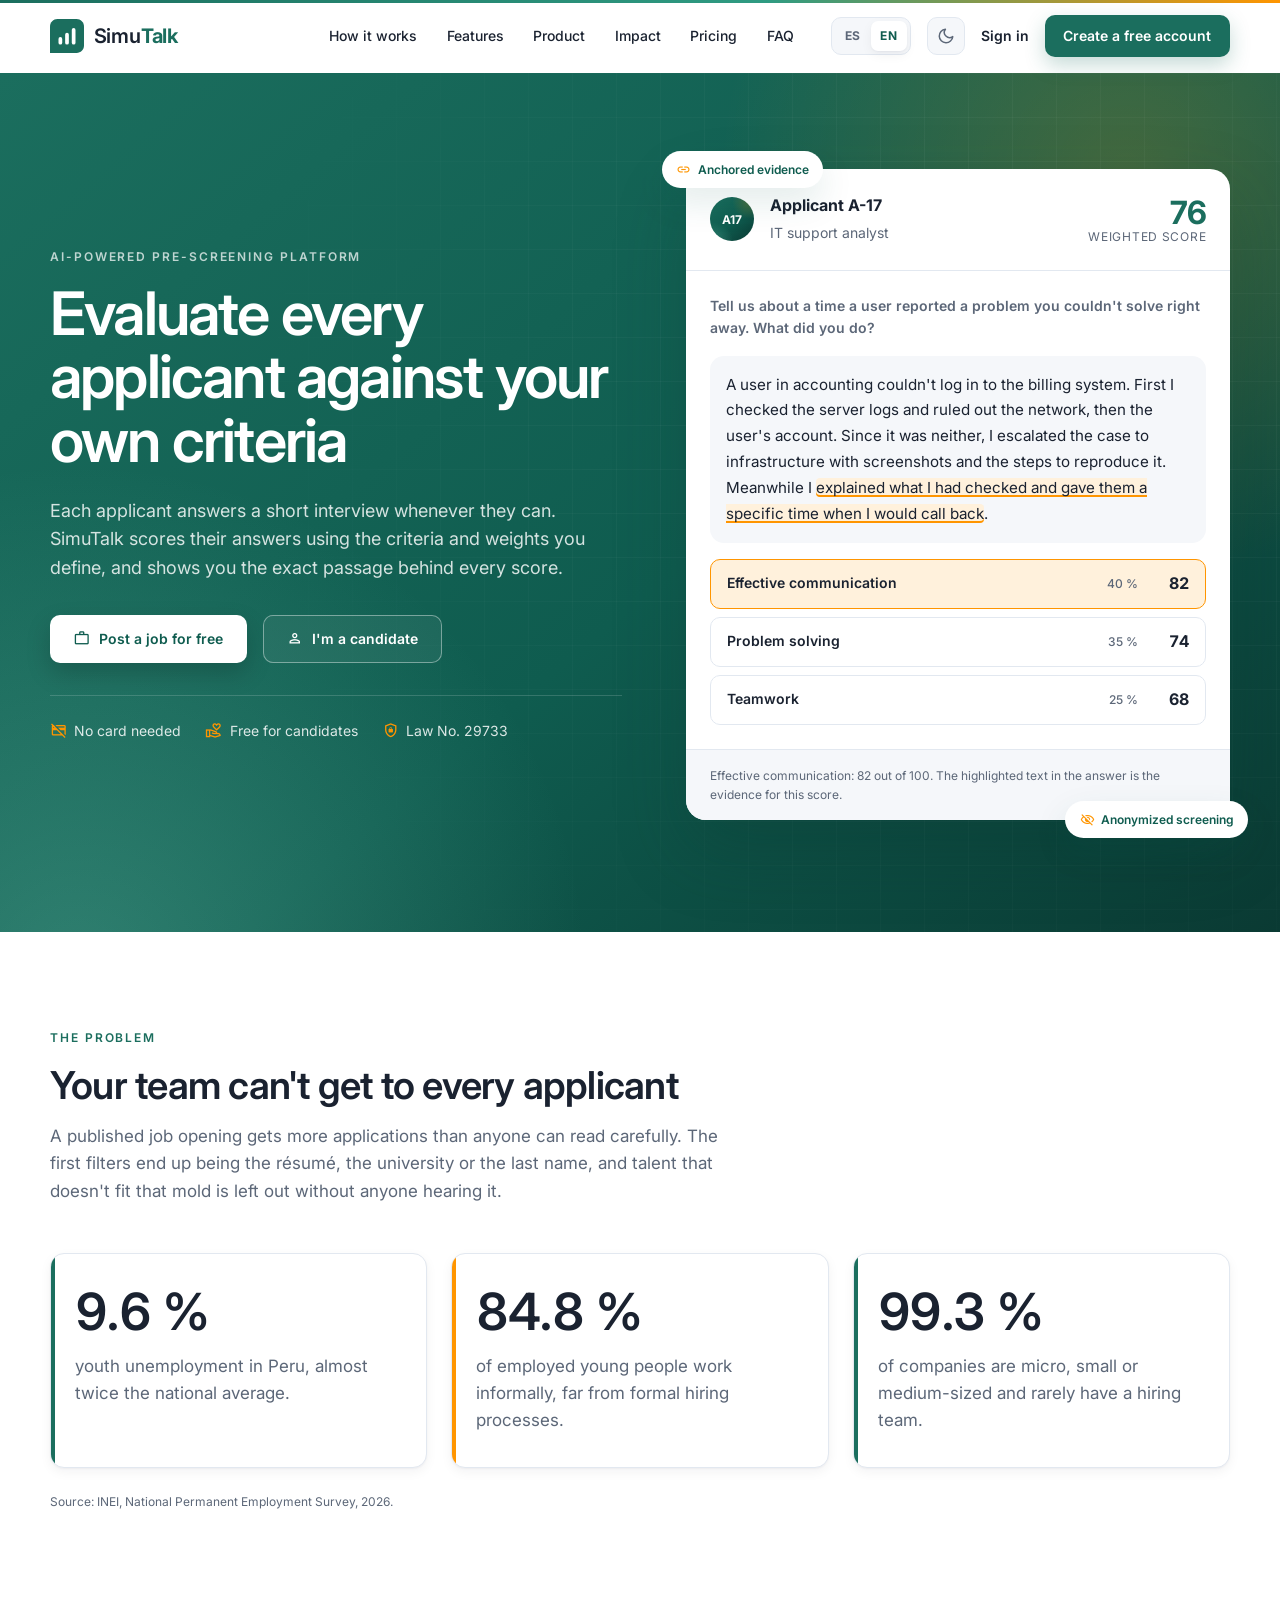
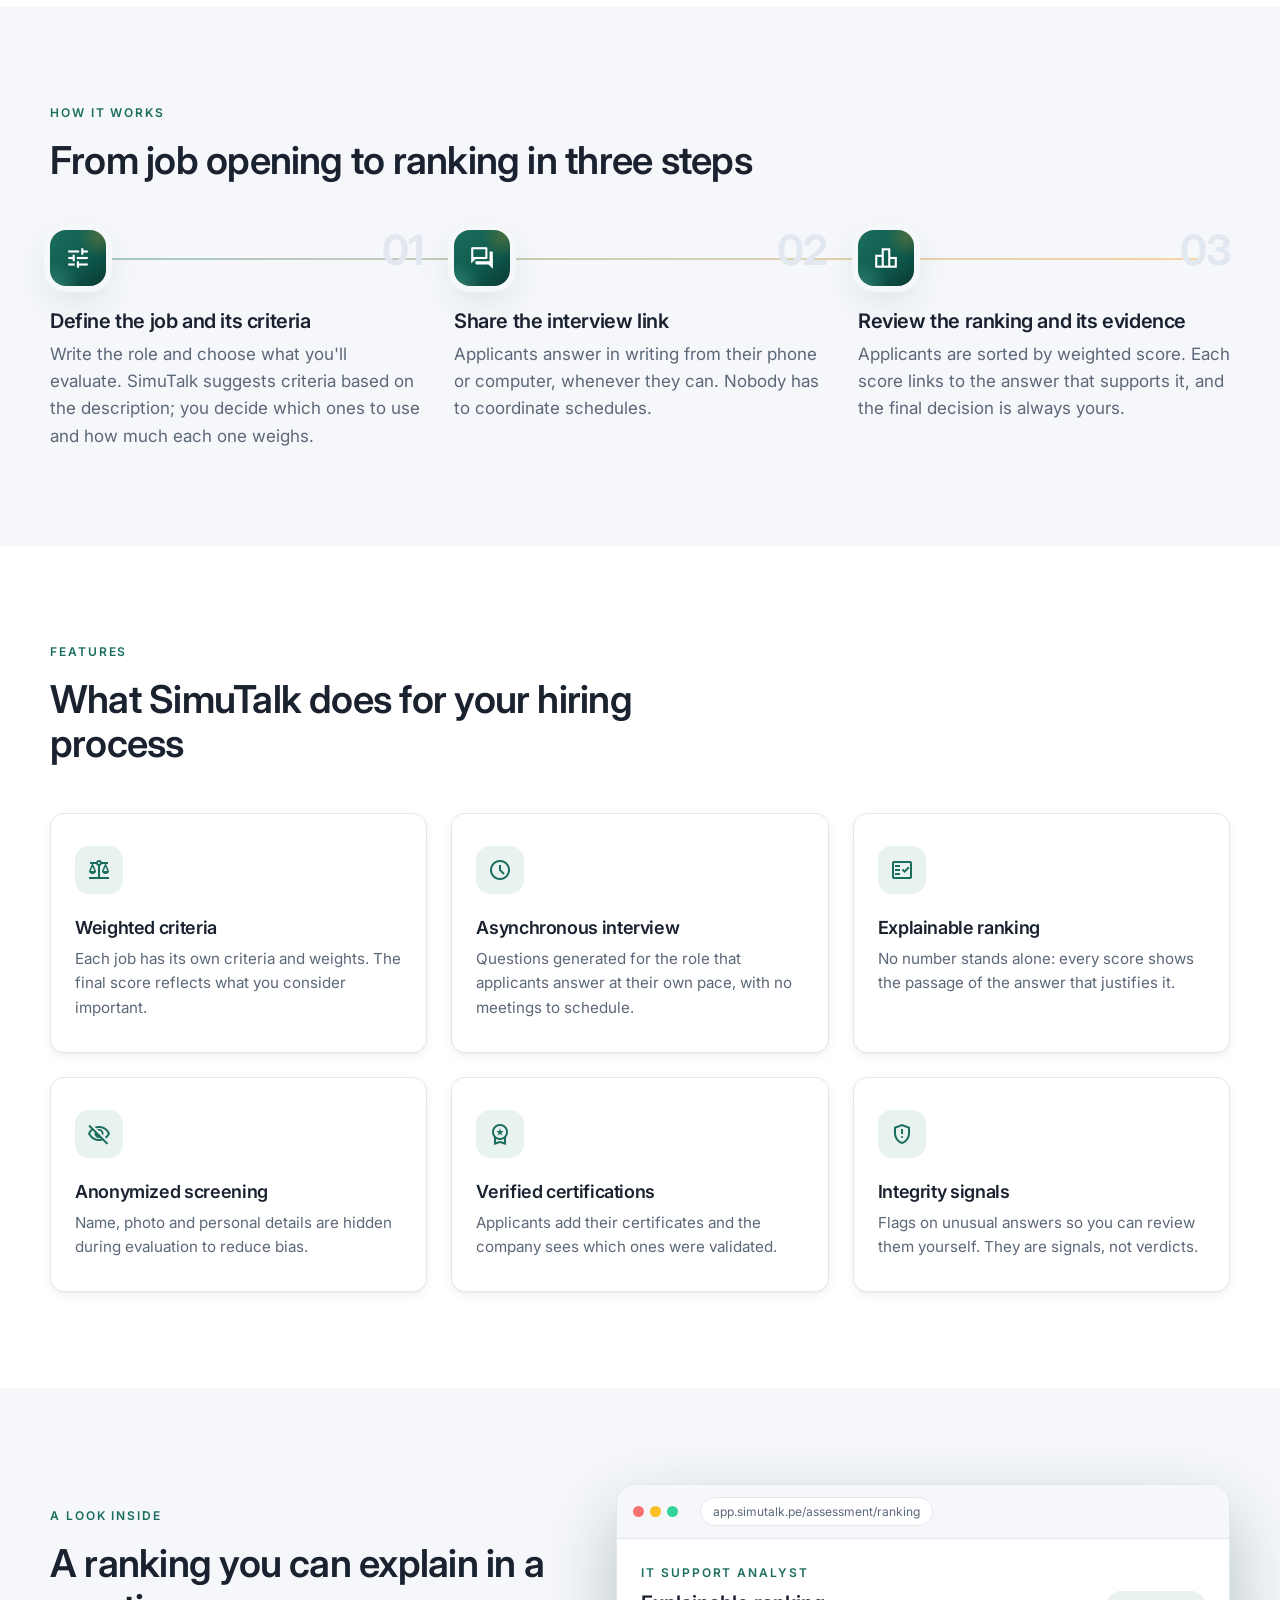
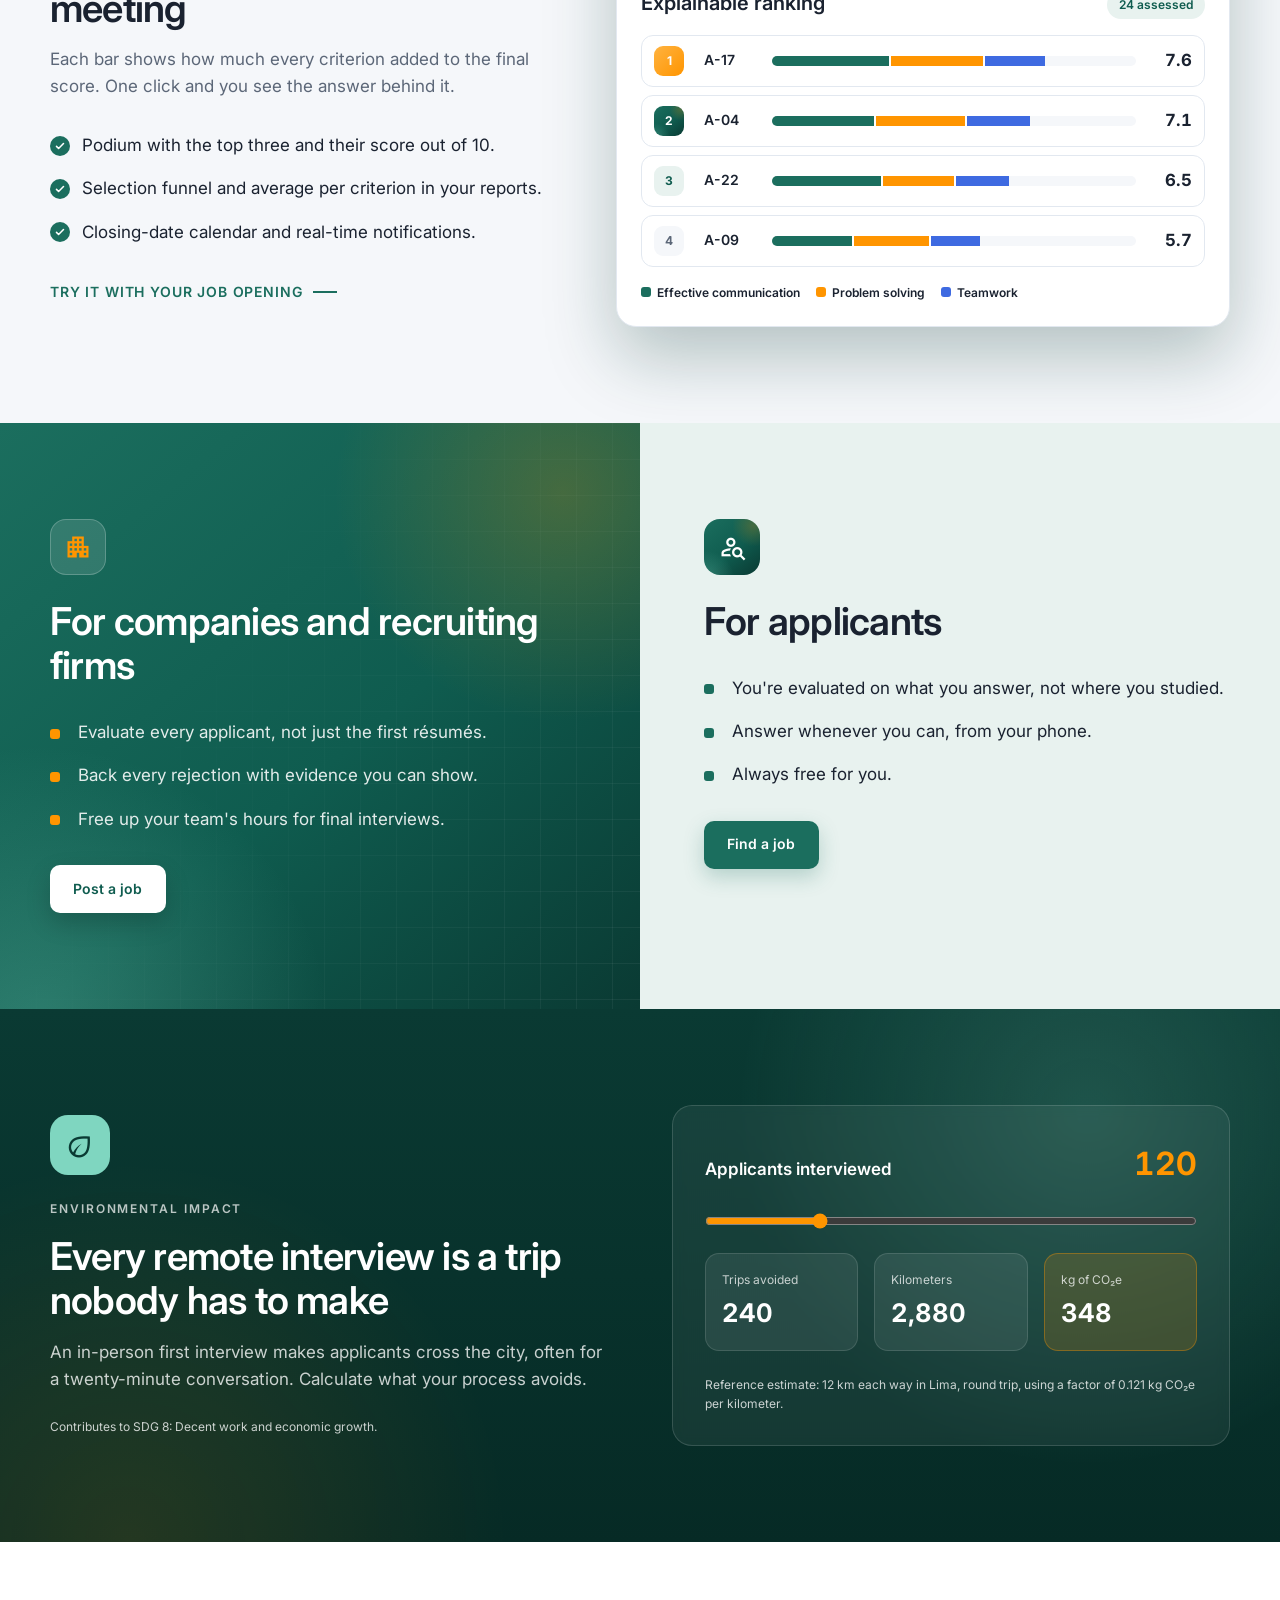
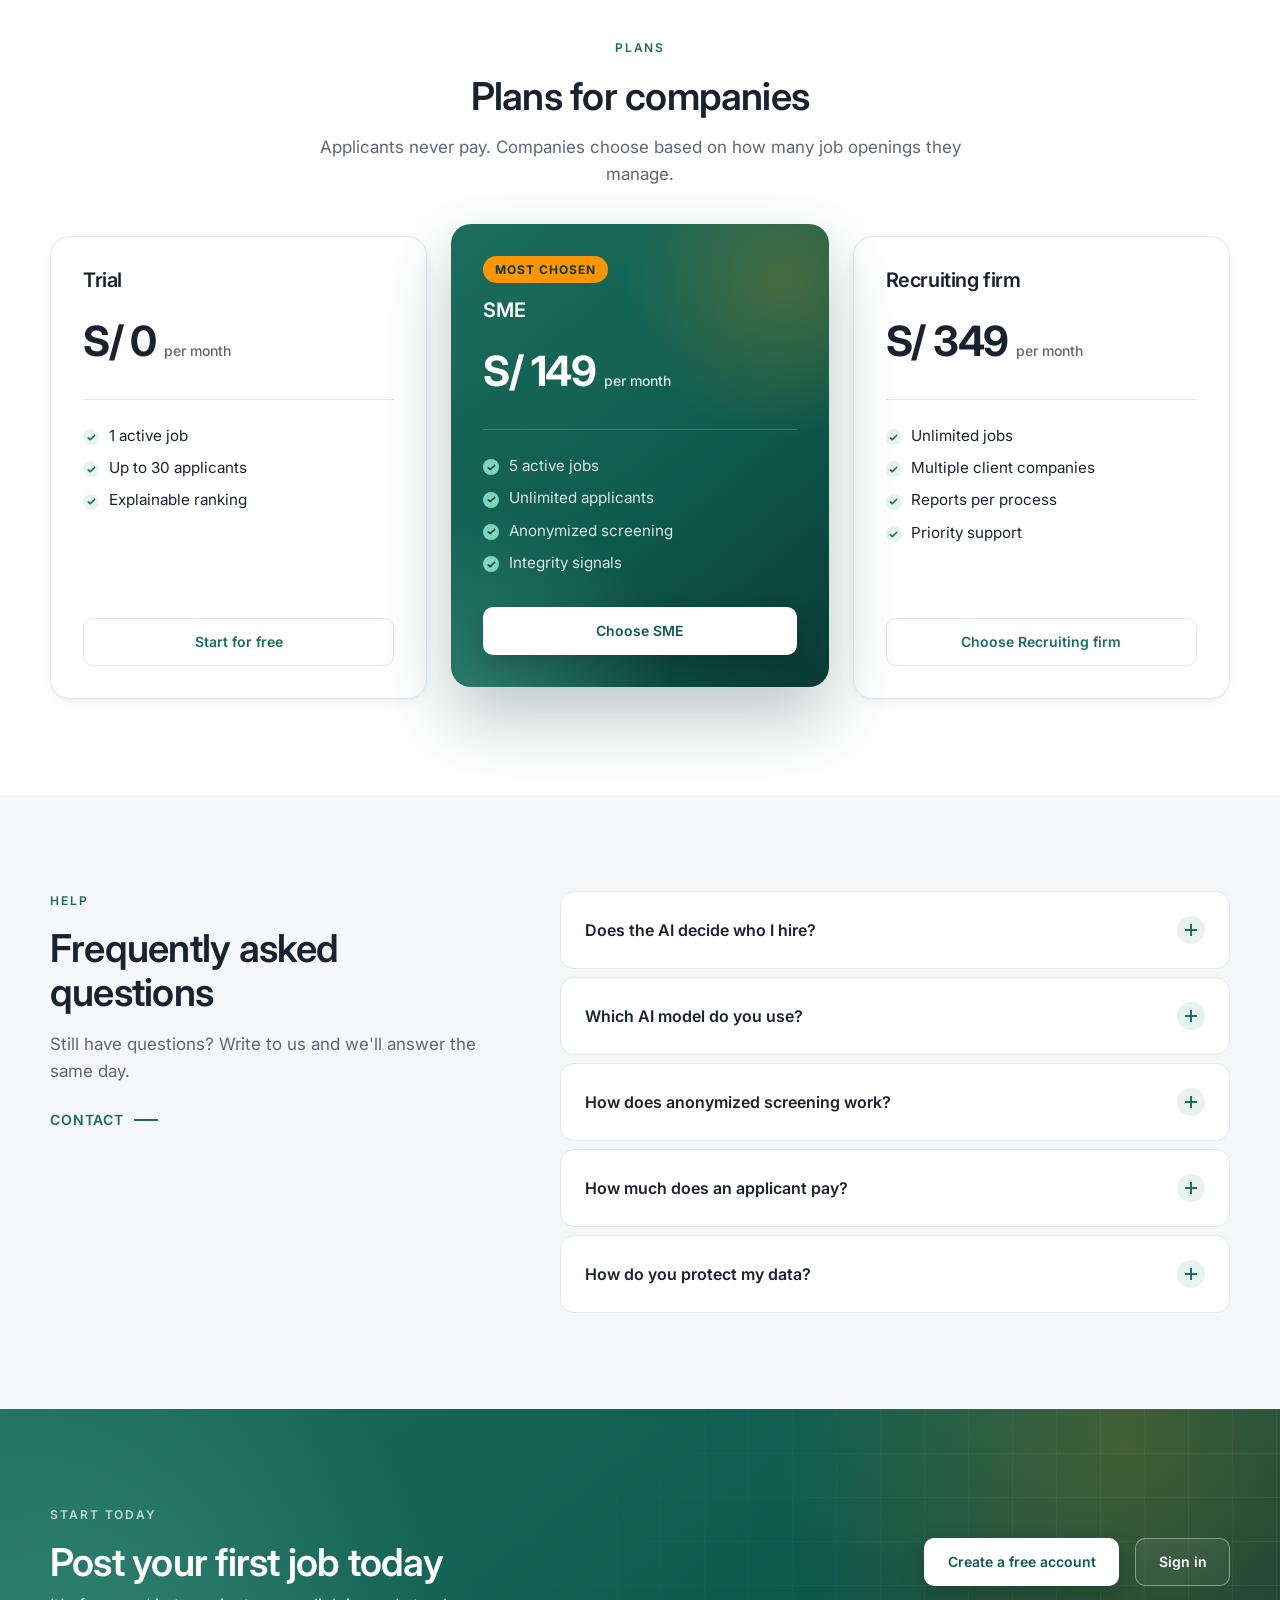
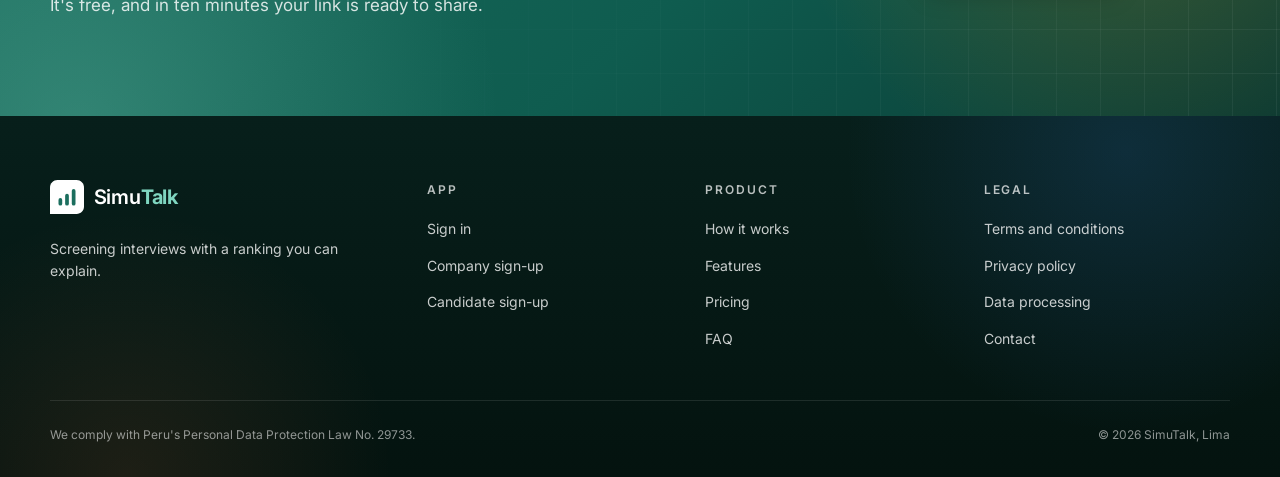
<file: index.html>
<!doctype html>
<html lang="es-419">
  <head>
    <meta charset="utf-8" />
    <meta name="viewport" content="width=device-width, initial-scale=1" />
    <title>SimuTalk | Entrevistas de preselección con ranking explicable</title>
    <meta
      name="description"
      content="SimuTalk evalúa a todos tus postulantes con entrevistas asincrónicas y un ranking donde cada puntaje muestra la respuesta que lo sustenta."
      data-i18n-attr="content:meta.description"
    />
    <meta name="theme-color" content="#0f5c4f" />
    <link rel="icon" href="assets/favicon.svg" type="image/svg+xml" />
    <link rel="preconnect" href="https://fonts.googleapis.com" />
    <link rel="preconnect" href="https://fonts.gstatic.com" crossorigin />
    <link
      href="https://fonts.googleapis.com/css2?family=Inter:wght@400;500;600;700&display=swap"
      rel="stylesheet"
    />
    <link
      href="https://fonts.googleapis.com/css2?family=Material+Symbols+Outlined:opsz,wght,FILL,GRAD@24,400,0,0&display=block"
      rel="stylesheet"
    />
        <script>
      
      (function () {
        try {
          if (localStorage.getItem("simutalk.tema") === "oscuro") {
            document.documentElement.dataset.tema = "oscuro";
          }
        } catch (e) {
          
        }
      })();
    </script>
    <link rel="stylesheet" href="css/styles.css" />
  </head>
  <body>
    <a class="saltar" href="#contenido" data-i18n="skip">Saltar al contenido</a>

    <!-- Encabezado: franja de marca arriba y fondo tipo vidrio (igual que la app) -->
    <header class="encabezado" id="encabezado">
      <div class="contenedor">
        <a class="marca" href="#inicio" aria-label="SimuTalk, ir al inicio" data-i18n-attr="aria-label:brand.home">
          <svg viewBox="0 0 64 64" aria-hidden="true">
            <path d="M0 14C0 6.3 6.3 0 14 0h36c7.7 0 14 6.3 14 14v36c0 7.7-6.3 14-14 14H0V14z" fill="#1B6E5E" />
            <rect x="16" y="34" width="7" height="14" rx="3.5" fill="#fff" />
            <rect x="28.5" y="26" width="7" height="22" rx="3.5" fill="#fff" />
            <rect x="41" y="17" width="7" height="31" rx="3.5" fill="#fff" />
          </svg>
          <span>Simu<strong>Talk</strong></span>
        </a>

        <button
          class="boton-menu"
          type="button"
          aria-expanded="false"
          aria-controls="menu acciones"
          aria-label="Abrir menú"
          data-i18n-attr="aria-label:menu.open"
        >
          <span></span><span></span><span></span>
        </button>

        <nav class="navegacion" id="menu" aria-label="Principal" data-i18n-attr="aria-label:nav.label">
          <ul>
            <li><a href="#como-funciona" data-i18n="nav.how">Cómo funciona</a></li>
            <li><a href="#funcionalidades" data-i18n="nav.features">Funcionalidades</a></li>
            <li><a href="#producto" data-i18n="nav.product">Producto</a></li>
            <li><a href="#impacto" data-i18n="nav.impact">Impacto</a></li>
            <li><a href="#planes" data-i18n="nav.pricing">Planes</a></li>
            <li><a href="#preguntas" data-i18n="nav.faq">Preguntas</a></li>
          </ul>

        </nav>

        <div class="acciones" id="acciones">
          <div class="idioma" role="group" aria-label="Idioma" data-i18n-attr="aria-label:lang.label">
            <button type="button" data-lang="es" aria-pressed="true" lang="es">ES</button>
            <button type="button" data-lang="en" aria-pressed="false" lang="en">EN</button>
          </div>
          <button
            class="boton-tema"
            id="boton-tema"
            type="button"
            aria-label="Cambiar a modo oscuro"
            title="Cambiar a modo oscuro"
          >
            <svg class="icono-luna" viewBox="0 0 24 24" width="18" height="18" fill="none" stroke="currentColor" stroke-width="2" stroke-linecap="round" stroke-linejoin="round" aria-hidden="true">
              <path d="M21 12.79A9 9 0 1 1 11.21 3 7 7 0 0 0 21 12.79z" />
            </svg>
            <svg class="icono-sol" viewBox="0 0 24 24" width="18" height="18" fill="none" stroke="currentColor" stroke-width="2" stroke-linecap="round" stroke-linejoin="round" aria-hidden="true">
              <circle cx="12" cy="12" r="4" />
              <path d="M12 2v2M12 20v2M4.93 4.93l1.41 1.41M17.66 17.66l1.41 1.41M2 12h2M20 12h2M4.93 19.07l1.41-1.41M17.66 6.34l1.41-1.41" />
            </svg>
          </button>
          <a class="enlace-sesion" href="#" data-app="login" data-i18n="cta.login">Iniciar sesión</a>
          <a class="boton boton-primario" href="#" data-app="registerCompany" data-i18n="cta.register">Crear cuenta gratis</a>
        </div>
      </div>
    </header>

    <main id="contenido">
      <!-- Hero: banda verde de la marca con la demo de evidencia -->
      <section class="hero" id="inicio" aria-labelledby="hero-titulo">
        <div class="contenedor">
          <div class="hero-texto">
            <p class="kicker kicker-claro" data-i18n="hero.kicker">Plataforma de preselección con IA</p>
            <h1 id="hero-titulo" data-i18n="hero.title">Evalúa a todos tus postulantes con tus propios criterios</h1>
            <p class="hero-lead" data-i18n="hero.lead">
              Cada postulante responde una entrevista breve cuando puede. SimuTalk puntúa sus respuestas según
              los criterios y pesos que tú defines, y te muestra el fragmento exacto que sustenta cada nota.
            </p>
            <div class="hero-botones">
              <a class="boton boton-blanco" href="#" data-app="registerCompany">
                <span class="material-symbols-outlined" aria-hidden="true">work</span>
                <span data-i18n="hero.ctaCompany">Publicar una vacante gratis</span>
              </a>
              <a class="boton boton-contorno-claro" href="#" data-app="registerApplicant">
                <span class="material-symbols-outlined" aria-hidden="true">person</span>
                <span data-i18n="hero.ctaApplicant">Soy postulante</span>
              </a>
            </div>
            <ul class="hero-confianza">
              <li>
                <span class="material-symbols-outlined" aria-hidden="true">credit_card_off</span>
                <span data-i18n="hero.trust1">Sin tarjeta</span>
              </li>
              <li>
                <span class="material-symbols-outlined" aria-hidden="true">volunteer_activism</span>
                <span data-i18n="hero.trust2">Gratis para postulantes</span>
              </li>
              <li>
                <span class="material-symbols-outlined" aria-hidden="true">shield_lock</span>
                <span data-i18n="hero.trust3">Ley N.° 29733</span>
              </li>
            </ul>
          </div>

          <div class="hero-visual">
            <section class="evidencia" aria-labelledby="demo-titulo">
              <div class="evidencia-cabecera">
                <span class="avatar-demo" aria-hidden="true">A17</span>
                <div>
                  <strong id="demo-titulo" data-i18n="demo.candidate">Postulante A-17</strong>
                  <small data-i18n="demo.role">Analista de soporte TI</small>
                </div>
                <div class="puntaje-total">
                  <b>76</b>
                  <small data-i18n="demo.total">puntaje ponderado</small>
                </div>
              </div>

              <div class="evidencia-cuerpo">
                <p class="pregunta" data-i18n="demo.question">
                  Cuéntanos de una vez en que un usuario reportó un problema que no supiste resolver de inmediato.
                  ¿Qué hiciste?
                </p>
                <p class="respuesta" id="respuesta">
                  <span data-i18n="demo.a1">Un usuario de contabilidad no podía entrar al sistema de facturación. Primero</span>
                  <span class="fragmento" data-criterio="problemas" data-i18n="demo.f2">revisé los registros del servidor y descarté la red, luego la cuenta del usuario</span>.
                  <span data-i18n="demo.a2">Como no era ninguna de las dos,</span>
                  <span class="fragmento" data-criterio="equipo" data-i18n="demo.f3">escalé el caso a infraestructura con capturas y los pasos para reproducirlo</span>.
                  <span data-i18n="demo.a3">Mientras tanto</span>
                  <span class="fragmento activo" data-criterio="comunicacion" data-i18n="demo.f1">le expliqué qué había revisado y le di una hora concreta para volver a llamarlo</span>.
                </p>

                <ul class="criterios" aria-label="Criterios de la vacante" data-i18n-attr="aria-label:demo.criteria">
                  <li>
                    <button class="criterio" type="button" data-criterio="comunicacion" aria-pressed="true" aria-controls="respuesta">
                      <span data-i18n="demo.c1">Comunicación efectiva</span>
                      <span class="peso">40 %</span>
                      <span class="valor">82</span>
                    </button>
                  </li>
                  <li>
                    <button class="criterio" type="button" data-criterio="problemas" aria-pressed="false" aria-controls="respuesta">
                      <span data-i18n="demo.c2">Resolución de problemas</span>
                      <span class="peso">35 %</span>
                      <span class="valor">74</span>
                    </button>
                  </li>
                  <li>
                    <button class="criterio" type="button" data-criterio="equipo" aria-pressed="false" aria-controls="respuesta">
                      <span data-i18n="demo.c3">Trabajo en equipo</span>
                      <span class="peso">25 %</span>
                      <span class="valor">68</span>
                    </button>
                  </li>
                </ul>
              </div>

              <p class="evidencia-pie" id="demo-estado" aria-live="polite"></p>
            </section>

            <!-- Etiquetas flotantes -->
            <span class="flotante flotante-1" aria-hidden="true">
              <span class="material-symbols-outlined">link</span>
              <span data-i18n="hero.float1">Evidencia anclada</span>
            </span>
            <span class="flotante flotante-2" aria-hidden="true">
              <span class="material-symbols-outlined">visibility_off</span>
              <span data-i18n="hero.float2">Cribado anonimizado</span>
            </span>
          </div>
        </div>
      </section>

      <!-- El problema -->
      <section class="seccion" id="problema" aria-labelledby="problema-titulo">
        <div class="contenedor">
          <div class="cabecera-seccion" data-reveal>
            <p class="kicker" data-i18n="problem.kicker">El problema</p>
            <h2 id="problema-titulo" data-i18n="problem.title">Tu equipo no alcanza a evaluar a todos</h2>
            <p class="introduccion" data-i18n="problem.lead">
              Una vacante publicada recibe más postulaciones de las que alguien puede leer con cuidado. Los
              primeros filtros terminan siendo el CV, la universidad o el apellido, y el talento que no encaja en
              ese molde se queda fuera sin que nadie lo haya escuchado.
            </p>
          </div>
          <dl class="cifras" data-reveal>
            <div class="cifra">
              <dt><span data-count="9.6" data-decimals="1">9.6</span> %</dt>
              <dd data-i18n="problem.s1">de desempleo juvenil en el Perú, casi el doble del promedio nacional.</dd>
            </div>
            <div class="cifra cifra-acento">
              <dt><span data-count="84.8" data-decimals="1">84.8</span> %</dt>
              <dd data-i18n="problem.s2">de jóvenes ocupados trabaja en la informalidad, lejos de procesos formales de selección.</dd>
            </div>
            <div class="cifra">
              <dt><span data-count="99.3" data-decimals="1">99.3</span> %</dt>
              <dd data-i18n="problem.s3">de las empresas son MIPYME y rara vez cuentan con un área de selección.</dd>
            </div>
          </dl>
          <p class="fuente" data-i18n="problem.source">Fuente: INEI, Encuesta Permanente de Empleo Nacional, 2026.</p>
        </div>
      </section>

      <!-- Cómo funciona -->
      <section class="seccion seccion-alterna" id="como-funciona" aria-labelledby="como-titulo">
        <div class="contenedor">
          <div class="cabecera-seccion" data-reveal>
            <p class="kicker" data-i18n="how.kicker">Cómo funciona</p>
            <h2 id="como-titulo" data-i18n="how.title">De la vacante al ranking en tres pasos</h2>
          </div>
          <ol class="pasos" data-reveal>
            <li>
              <span class="paso-icono material-symbols-outlined" aria-hidden="true">tune</span>
              <h3 data-i18n="how.s1t">Define la vacante y sus criterios</h3>
              <p data-i18n="how.s1d">
                Escribe el puesto y elige qué vas a evaluar. SimuTalk te sugiere criterios a partir de la
                descripción; tú decides cuáles usar y cuánto pesa cada uno.
              </p>
            </li>
            <li>
              <span class="paso-icono material-symbols-outlined" aria-hidden="true">forum</span>
              <h3 data-i18n="how.s2t">Comparte el enlace de la entrevista</h3>
              <p data-i18n="how.s2d">
                Los postulantes responden por escrito desde su celular o computadora, cuando pueden. Nadie tiene
                que coordinar horarios.
              </p>
            </li>
            <li>
              <span class="paso-icono material-symbols-outlined" aria-hidden="true">leaderboard</span>
              <h3 data-i18n="how.s3t">Revisa el ranking con su evidencia</h3>
              <p data-i18n="how.s3d">
                Los postulantes aparecen ordenados por puntaje ponderado. Cada nota enlaza a la respuesta que la
                sustenta, y la decisión final siempre es tuya.
              </p>
            </li>
          </ol>
        </div>
      </section>

      <!-- Funcionalidades -->
      <section class="seccion" id="funcionalidades" aria-labelledby="func-titulo">
        <div class="contenedor">
          <div class="cabecera-seccion" data-reveal>
            <p class="kicker" data-i18n="feat.kicker">Funcionalidades</p>
            <h2 id="func-titulo" data-i18n="feat.title">Lo que hace SimuTalk por tu proceso</h2>
          </div>
          <ul class="funciones" data-reveal>
            <li class="tarjeta">
              <span class="icono material-symbols-outlined" aria-hidden="true">balance</span>
              <h3 data-i18n="feat.f1t">Criterios ponderados</h3>
              <p data-i18n="feat.f1d">Cada vacante tiene sus propios criterios y pesos. El puntaje final respeta lo que tú consideras importante.</p>
            </li>
            <li class="tarjeta">
              <span class="icono material-symbols-outlined" aria-hidden="true">schedule</span>
              <h3 data-i18n="feat.f2t">Entrevista asincrónica</h3>
              <p data-i18n="feat.f2d">Preguntas generadas para el puesto que el postulante responde a su ritmo, sin agendar reuniones.</p>
            </li>
            <li class="tarjeta">
              <span class="icono material-symbols-outlined" aria-hidden="true">fact_check</span>
              <h3 data-i18n="feat.f3t">Ranking explicable</h3>
              <p data-i18n="feat.f3d">Ningún número aparece solo: cada puntaje muestra el fragmento de la respuesta que lo justifica.</p>
            </li>
            <li class="tarjeta">
              <span class="icono material-symbols-outlined" aria-hidden="true">visibility_off</span>
              <h3 data-i18n="feat.f4t">Cribado anonimizado</h3>
              <p data-i18n="feat.f4d">Nombre, foto y datos personales se ocultan durante la evaluación para reducir sesgos.</p>
            </li>
            <li class="tarjeta">
              <span class="icono material-symbols-outlined" aria-hidden="true">workspace_premium</span>
              <h3 data-i18n="feat.f5t">Certificaciones verificadas</h3>
              <p data-i18n="feat.f5d">Los postulantes registran sus certificados y la empresa ve cuáles fueron validados.</p>
            </li>
            <li class="tarjeta">
              <span class="icono material-symbols-outlined" aria-hidden="true">gpp_maybe</span>
              <h3 data-i18n="feat.f6t">Señales de integridad</h3>
              <p data-i18n="feat.f6d">Avisos sobre respuestas inusuales para que las revises tú. Son señales, no veredictos.</p>
            </li>
          </ul>
        </div>
      </section>

      <!-- Vista previa del producto: el ranking como se ve en la app -->
      <section class="seccion seccion-alterna" id="producto" aria-labelledby="producto-titulo">
        <div class="contenedor producto">
          <div class="producto-texto" data-reveal>
            <p class="kicker" data-i18n="preview.kicker">Así se ve por dentro</p>
            <h2 id="producto-titulo" data-i18n="preview.title">Un ranking que puedes explicar en una reunión</h2>
            <p class="introduccion" data-i18n="preview.lead">
              Cada barra muestra cuánto aportó cada criterio al puntaje final. Un clic y ves la respuesta que lo
              sustenta.
            </p>
            <ul class="lista-check">
              <li data-i18n="preview.l1">Podio con los tres mejores y su puntaje sobre 10.</li>
              <li data-i18n="preview.l2">Embudo de selección y promedio por criterio en tus reportes.</li>
              <li data-i18n="preview.l3">Calendario de cierres y notificaciones en tiempo real.</li>
            </ul>
            <a class="enlace-flecha" href="#" data-app="registerCompany" data-i18n="preview.cta">Pruébalo con tu vacante</a>
          </div>

          <figure class="ventana" data-reveal aria-label="Vista previa del ranking de SimuTalk" data-i18n-attr="aria-label:preview.figure">
            <div class="ventana-barra" aria-hidden="true">
              <i></i><i></i><i></i>
              <span>app.simutalk.pe/assessment/ranking</span>
            </div>
            <div class="ventana-cuerpo">
              <div class="vp-cabecera">
                <div>
                  <p class="kicker" data-i18n="preview.posting">Analista de soporte TI</p>
                  <strong data-i18n="preview.rankingTitle">Ranking explicable</strong>
                </div>
                <span class="vp-chip" data-i18n="preview.assessed">24 evaluados</span>
              </div>
              <ol class="vp-filas">
                <li>
                  <span class="vp-pos vp-pos-1">1</span>
                  <span class="vp-nombre">A-17</span>
                  <span class="vp-barra"><i style="--w: 32%; --c: #1b6e5e"></i><i style="--w: 26%; --c: #ff9500"></i><i style="--w: 17%; --c: #3e6ae1"></i></span>
                  <b>7.6</b>
                </li>
                <li>
                  <span class="vp-pos vp-pos-2">2</span>
                  <span class="vp-nombre">A-04</span>
                  <span class="vp-barra"><i style="--w: 28%; --c: #1b6e5e"></i><i style="--w: 25%; --c: #ff9500"></i><i style="--w: 18%; --c: #3e6ae1"></i></span>
                  <b>7.1</b>
                </li>
                <li>
                  <span class="vp-pos vp-pos-3">3</span>
                  <span class="vp-nombre">A-22</span>
                  <span class="vp-barra"><i style="--w: 30%; --c: #1b6e5e"></i><i style="--w: 20%; --c: #ff9500"></i><i style="--w: 15%; --c: #3e6ae1"></i></span>
                  <b>6.5</b>
                </li>
                <li>
                  <span class="vp-pos">4</span>
                  <span class="vp-nombre">A-09</span>
                  <span class="vp-barra"><i style="--w: 22%; --c: #1b6e5e"></i><i style="--w: 21%; --c: #ff9500"></i><i style="--w: 14%; --c: #3e6ae1"></i></span>
                  <b>5.7</b>
                </li>
              </ol>
              <ul class="vp-leyenda" aria-hidden="true">
                <li><i style="background: #1b6e5e"></i><span data-i18n="demo.c1">Comunicación efectiva</span></li>
                <li><i style="background: #ff9500"></i><span data-i18n="demo.c2">Resolución de problemas</span></li>
                <li><i style="background: #3e6ae1"></i><span data-i18n="demo.c3">Trabajo en equipo</span></li>
              </ul>
            </div>
          </figure>
        </div>
      </section>

      <!-- Dos audiencias -->
      <section class="audiencias" aria-label="Para quién es SimuTalk" data-i18n-attr="aria-label:aud.label">
        <div class="audiencia audiencia-empresa" data-reveal>
          <span class="audiencia-icono material-symbols-outlined" aria-hidden="true">apartment</span>
          <h2 data-i18n="aud.c.title">Para empresas y consultoras</h2>
          <ul>
            <li data-i18n="aud.c.l1">Evalúa a todos los postulantes, no solo a los primeros CV.</li>
            <li data-i18n="aud.c.l2">Sustenta cada descarte con evidencia que puedes mostrar.</li>
            <li data-i18n="aud.c.l3">Libera horas de tu equipo para las entrevistas finales.</li>
          </ul>
          <a class="boton boton-blanco" href="#" data-app="registerCompany" data-i18n="aud.c.cta">Publicar una vacante</a>
        </div>
        <div class="audiencia audiencia-postulante" data-reveal>
          <span class="audiencia-icono material-symbols-outlined" aria-hidden="true">person_search</span>
          <h2 data-i18n="aud.p.title">Para postulantes</h2>
          <ul>
            <li data-i18n="aud.p.l1">Te evalúan por lo que respondes, no por dónde estudiaste.</li>
            <li data-i18n="aud.p.l2">Respondes cuando puedes, desde tu celular.</li>
            <li data-i18n="aud.p.l3">Siempre es gratis para ti.</li>
          </ul>
          <a class="boton boton-primario" href="#" data-app="registerApplicant" data-i18n="aud.p.cta">Buscar empleo</a>
        </div>
      </section>

      <!-- Impacto ambiental -->
      <section class="seccion seccion-impacto" id="impacto" aria-labelledby="impacto-titulo">
        <div class="contenedor impacto">
          <div data-reveal>
            <span class="hoja material-symbols-outlined" aria-hidden="true">eco</span>
            <p class="kicker kicker-claro" data-i18n="impact.kicker">Impacto ambiental</p>
            <h2 id="impacto-titulo" data-i18n="impact.title">Cada entrevista remota es un viaje que no se hace</h2>
            <p class="introduccion" data-i18n="impact.lead">
              Una primera entrevista presencial obliga al postulante a cruzar la ciudad, muchas veces para una
              conversación de veinte minutos. Calcula lo que se evita en tu proceso.
            </p>
            <p class="fuente" data-i18n="impact.ods">Contribuye al ODS 8: Trabajo decente y crecimiento económico.</p>
          </div>

          <div class="calculadora" data-reveal>
            <label for="postulantes">
              <span data-i18n="impact.input">Postulantes entrevistados</span>
              <output id="postulantes-valor" for="postulantes">120</output>
            </label>
            <input id="postulantes" type="range" min="10" max="500" step="10" value="120" />
            <dl class="resultados" aria-live="polite">
              <div>
                <dt data-i18n="impact.trips">Viajes evitados</dt>
                <dd id="r-viajes">240</dd>
              </div>
              <div>
                <dt data-i18n="impact.km">Kilómetros</dt>
                <dd id="r-km">2 880</dd>
              </div>
              <div class="resultado-destacado">
                <dt data-i18n="impact.co2">kg de CO₂e</dt>
                <dd id="r-co2">348</dd>
              </div>
            </dl>
            <p class="fuente" data-i18n="impact.note">
              Estimación referencial: 12 km por tramo en Lima, ida y vuelta, con un factor de 0.121 kg CO₂e por
              kilómetro.
            </p>
          </div>
        </div>
      </section>

      <!-- Planes -->
      <section class="seccion" id="planes" aria-labelledby="planes-titulo">
        <div class="contenedor">
          <div class="cabecera-seccion cabecera-centrada" data-reveal>
            <p class="kicker" data-i18n="price.kicker">Planes</p>
            <h2 id="planes-titulo" data-i18n="price.title">Planes para empresas</h2>
            <p class="introduccion" data-i18n="price.lead">Los postulantes nunca pagan. Las empresas eligen según cuántas vacantes manejan.</p>
          </div>
          <div class="planes" data-reveal>
            <article class="plan tarjeta" aria-labelledby="plan-1">
              <h3 id="plan-1" data-i18n="price.p1">Prueba</h3>
              <p class="precio">S/ 0 <small data-i18n="price.month">al mes</small></p>
              <ul>
                <li data-i18n="price.p1l1">1 vacante activa</li>
                <li data-i18n="price.p1l2">Hasta 30 postulantes</li>
                <li data-i18n="price.p1l3">Ranking explicable</li>
              </ul>
              <a class="boton boton-secundario" href="#" data-app="registerCompany" data-i18n="price.p1cta">Empezar gratis</a>
            </article>
            <article class="plan plan-destacado" aria-labelledby="plan-2">
              <span class="etiqueta" data-i18n="price.popular">Más elegido</span>
              <h3 id="plan-2" data-i18n="price.p2">Pyme</h3>
              <p class="precio">S/ 149 <small data-i18n="price.month">al mes</small></p>
              <ul>
                <li data-i18n="price.p2l1">5 vacantes activas</li>
                <li data-i18n="price.p2l2">Postulantes ilimitados</li>
                <li data-i18n="price.p2l3">Cribado anonimizado</li>
                <li data-i18n="price.p2l4">Señales de integridad</li>
              </ul>
              <a class="boton boton-blanco" href="#" data-app="registerCompany" data-i18n="price.p2cta">Elegir Pyme</a>
            </article>
            <article class="plan tarjeta" aria-labelledby="plan-3">
              <h3 id="plan-3" data-i18n="price.p3">Consultora</h3>
              <p class="precio">S/ 349 <small data-i18n="price.month">al mes</small></p>
              <ul>
                <li data-i18n="price.p3l1">Vacantes ilimitadas</li>
                <li data-i18n="price.p3l2">Varias empresas cliente</li>
                <li data-i18n="price.p3l3">Reportes por proceso</li>
                <li data-i18n="price.p3l4">Soporte prioritario</li>
              </ul>
              <a class="boton boton-secundario" href="#" data-app="registerCompany" data-i18n="price.p3cta">Elegir Consultora</a>
            </article>
          </div>
        </div>
      </section>

      <!-- Video (se muestra solo si hay URL en js/main.js) -->
      <section class="seccion seccion-alterna" id="video" aria-labelledby="video-titulo" hidden>
        <div class="contenedor video">
          <div>
            <p class="kicker" data-i18n="video.kicker">Video</p>
            <h2 id="video-titulo" data-i18n="video.title">Mira SimuTalk en dos minutos</h2>
            <p class="introduccion" data-i18n="video.lead">Un recorrido por el producto, de la vacante al ranking.</p>
          </div>
          <a class="boton boton-primario" id="video-enlace" href="#" target="_blank" rel="noopener">
            <span class="material-symbols-outlined" aria-hidden="true">play_circle</span>
            <span data-i18n="video.cta">Ver el video</span>
          </a>
        </div>
      </section>

      <!-- Preguntas frecuentes -->
      <section class="seccion seccion-alterna" id="preguntas" aria-labelledby="faq-titulo">
        <div class="contenedor faq">
          <div class="cabecera-seccion" data-reveal>
            <p class="kicker" data-i18n="faq.kicker">Preguntas frecuentes</p>
            <h2 id="faq-titulo" data-i18n="faq.title">Preguntas frecuentes</h2>
            <p class="introduccion" data-i18n="faq.lead">¿Te queda alguna duda? Escríbenos y te respondemos en el día.</p>
            <a class="enlace-flecha" href="mailto:contacto@simutalk.pe" data-i18n="footer.contact">Contacto</a>
          </div>
          <div class="preguntas" data-reveal>
            <div class="pregunta-item">
              <h3>
                <button type="button" aria-expanded="false" aria-controls="faq-1" data-i18n="faq.q1">¿La IA decide a quién contrato?</button>
              </h3>
              <div class="respuesta-faq" id="faq-1" hidden>
                <p data-i18n="faq.a1">No. SimuTalk ordena y explica; la decisión de avanzar o descartar a alguien la toma siempre una persona de tu equipo.</p>
              </div>
            </div>
            <div class="pregunta-item">
              <h3>
                <button type="button" aria-expanded="false" aria-controls="faq-2" data-i18n="faq.q2">¿Qué modelo de IA usan?</button>
              </h3>
              <div class="respuesta-faq" id="faq-2" hidden>
                <p data-i18n="faq.a2">Usamos Gemini de Google para sugerir criterios, generar preguntas y puntuar respuestas. Al modelo solo le enviamos el texto de la respuesta, sin nombre ni datos personales.</p>
              </div>
            </div>
            <div class="pregunta-item">
              <h3>
                <button type="button" aria-expanded="false" aria-controls="faq-3" data-i18n="faq.q3">¿Cómo funciona el cribado anonimizado?</button>
              </h3>
              <div class="respuesta-faq" id="faq-3" hidden>
                <p data-i18n="faq.a3">Durante la evaluación ves un código como "Postulante A-17" en lugar del nombre. Los datos de contacto aparecen cuando decides avanzar con esa persona.</p>
              </div>
            </div>
            <div class="pregunta-item">
              <h3>
                <button type="button" aria-expanded="false" aria-controls="faq-4" data-i18n="faq.q4">¿Cuánto paga un postulante?</button>
              </h3>
              <div class="respuesta-faq" id="faq-4" hidden>
                <p data-i18n="faq.a4">Nada. Crear una cuenta, responder entrevistas y registrar certificaciones es gratis para los postulantes.</p>
              </div>
            </div>
            <div class="pregunta-item">
              <h3>
                <button type="button" aria-expanded="false" aria-controls="faq-5" data-i18n="faq.q5">¿Cómo protegen mis datos?</button>
              </h3>
              <div class="respuesta-faq" id="faq-5" hidden>
                <p data-i18n="faq.a5">Tratamos los datos personales según la Ley N.° 29733 de Protección de Datos Personales. Puedes pedir acceso, corrección o eliminación de tus datos en cualquier momento.</p>
              </div>
            </div>
          </div>
        </div>
      </section>

      <!-- Llamado final -->
      <section class="llamado" aria-labelledby="llamado-titulo">
        <div class="contenedor" data-reveal>
          <div>
            <p class="kicker kicker-claro" data-i18n="final.kicker">Empieza hoy</p>
            <h2 id="llamado-titulo" data-i18n="final.title">Publica tu primera vacante hoy</h2>
            <p data-i18n="final.lead">Es gratis y en diez minutos tienes el enlace listo para compartir.</p>
          </div>
          <div class="llamado-botones">
            <a class="boton boton-blanco" href="#" data-app="registerCompany" data-i18n="cta.register">Crear cuenta gratis</a>
            <a class="boton boton-contorno-claro" href="#" data-app="login" data-i18n="cta.login">Iniciar sesión</a>
          </div>
        </div>
      </section>
    </main>

    <!-- Pie de página -->
    <footer class="pie">
      <div class="contenedor">
        <div class="pie-superior">
          <div class="pie-marca">
            <a class="marca marca-clara" href="#inicio" aria-label="SimuTalk, ir al inicio" data-i18n-attr="aria-label:brand.home">
              <svg viewBox="0 0 64 64" aria-hidden="true">
                <path d="M0 14C0 6.3 6.3 0 14 0h36c7.7 0 14 6.3 14 14v36c0 7.7-6.3 14-14 14H0V14z" fill="#fff" />
                <rect x="16" y="34" width="7" height="14" rx="3.5" fill="#1B6E5E" />
                <rect x="28.5" y="26" width="7" height="22" rx="3.5" fill="#1B6E5E" />
                <rect x="41" y="17" width="7" height="31" rx="3.5" fill="#1B6E5E" />
              </svg>
              <span>Simu<strong>Talk</strong></span>
            </a>
            <p data-i18n="footer.tagline">Entrevistas de preselección con un ranking que puedes explicar.</p>
          </div>
          <nav aria-label="Aplicación" data-i18n-attr="aria-label:footer.appNav">
            <p class="kicker kicker-claro" data-i18n="footer.app">Aplicación</p>
            <ul>
              <li><a href="#" data-app="login" data-i18n="cta.login">Iniciar sesión</a></li>
              <li><a href="#" data-app="registerCompany" data-i18n="footer.registerCompany">Registro de empresa</a></li>
              <li><a href="#" data-app="registerApplicant" data-i18n="footer.registerApplicant">Registro de postulante</a></li>
            </ul>
          </nav>
          <nav aria-label="Producto" data-i18n-attr="aria-label:footer.productNav">
            <p class="kicker kicker-claro" data-i18n="footer.product">Producto</p>
            <ul>
              <li><a href="#como-funciona" data-i18n="nav.how">Cómo funciona</a></li>
              <li><a href="#funcionalidades" data-i18n="nav.features">Funcionalidades</a></li>
              <li><a href="#planes" data-i18n="nav.pricing">Planes</a></li>
              <li><a href="#preguntas" data-i18n="nav.faq">Preguntas</a></li>
            </ul>
          </nav>
          <nav aria-label="Legal y contacto" data-i18n-attr="aria-label:footer.nav">
            <p class="kicker kicker-claro" data-i18n="footer.legal">Legal</p>
            <ul>
              <li><a href="legal.html#terminos" data-i18n="footer.terms">Términos y condiciones</a></li>
              <li><a href="legal.html#privacidad" data-i18n="footer.privacy">Política de privacidad</a></li>
              <li><a href="legal.html#datos" data-i18n="footer.data">Tratamiento de datos</a></li>
              <li><a href="mailto:contacto@simutalk.pe" data-i18n="footer.contact">Contacto</a></li>
            </ul>
          </nav>
        </div>
        <div class="pie-inferior">
          <p data-i18n="footer.law">Cumplimos la Ley N.° 29733 de Protección de Datos Personales.</p>
          <p>© 2026 SimuTalk, Lima</p>
        </div>
      </div>
    </footer>

    <script src="js/i18n.js"></script>
    <script src="js/main.js"></script>
  </body>
</html>
</file>
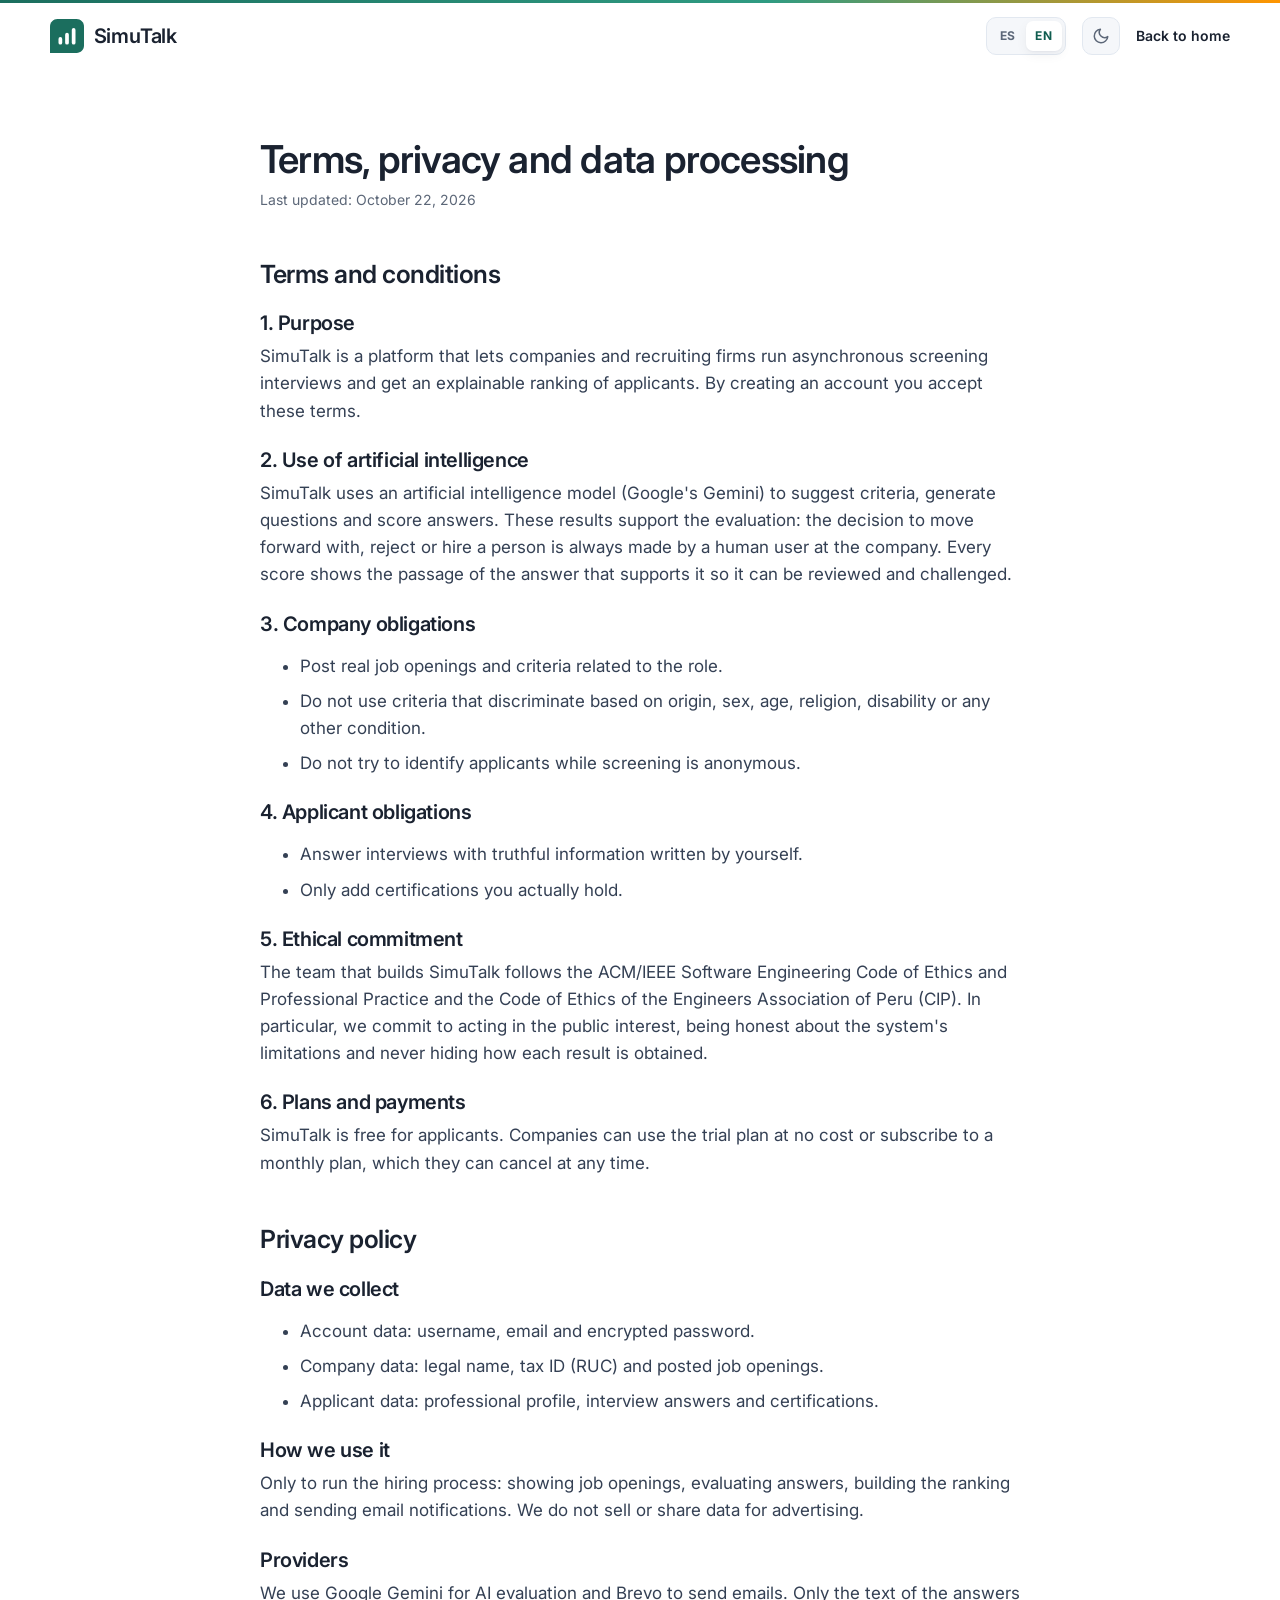
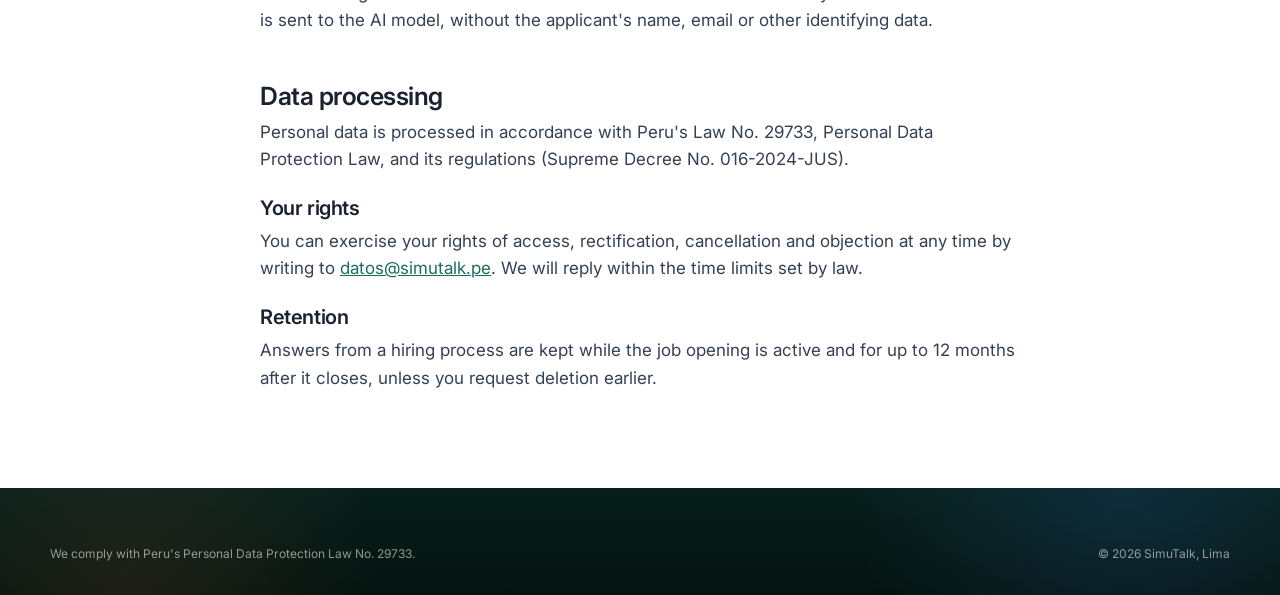
<file: legal.html>
<!doctype html>
<html lang="es-419" data-idioma="es">
  <head>
    <meta charset="utf-8" />
    <meta name="viewport" content="width=device-width, initial-scale=1" />
    <title>SimuTalk | Términos, privacidad y tratamiento de datos</title>
    <link rel="icon" href="assets/favicon.svg" type="image/svg+xml" />
    <link rel="preconnect" href="https://fonts.googleapis.com" />
    <link rel="preconnect" href="https://fonts.gstatic.com" crossorigin />
    <link
      href="https://fonts.googleapis.com/css2?family=Inter:wght@400;500;600;700&display=swap"
      rel="stylesheet"
    />
    <script>
      
      (function () {
        try {
          if (localStorage.getItem("simutalk.tema") === "oscuro") {
            document.documentElement.dataset.tema = "oscuro";
          }
        } catch (e) {
          
        }
      })();
    </script>
    <link rel="stylesheet" href="css/styles.css" />
  </head>
  <body data-titulo="legal.title">
    <a class="saltar" href="#contenido" data-i18n="skip">Saltar al contenido</a>

    <header class="encabezado encabezado-simple" id="encabezado">
      <div class="contenedor">
        <a class="marca" href="index.html" aria-label="SimuTalk, ir al inicio" data-i18n-attr="aria-label:brand.home">
          <svg viewBox="0 0 64 64" aria-hidden="true">
            <path d="M0 14C0 6.3 6.3 0 14 0h36c7.7 0 14 6.3 14 14v36c0 7.7-6.3 14-14 14H0V14z" fill="#1B6E5E" />
            <rect x="16" y="34" width="7" height="14" rx="3.5" fill="#fff" />
            <rect x="28.5" y="26" width="7" height="22" rx="3.5" fill="#fff" />
            <rect x="41" y="17" width="7" height="31" rx="3.5" fill="#fff" />
          </svg>
          <span>SimuTalk</span>
        </a>
        <div class="acciones">
          <div class="idioma" role="group" aria-label="Idioma" data-i18n-attr="aria-label:lang.label">
            <button type="button" data-lang="es" aria-pressed="true" lang="es">ES</button>
            <button type="button" data-lang="en" aria-pressed="false" lang="en">EN</button>
          </div>
          <button
            class="boton-tema"
            id="boton-tema"
            type="button"
            aria-label="Cambiar a modo oscuro"
            title="Cambiar a modo oscuro"
          >
            <svg class="icono-luna" viewBox="0 0 24 24" width="18" height="18" fill="none" stroke="currentColor" stroke-width="2" stroke-linecap="round" stroke-linejoin="round" aria-hidden="true">
              <path d="M21 12.79A9 9 0 1 1 11.21 3 7 7 0 0 0 21 12.79z" />
            </svg>
            <svg class="icono-sol" viewBox="0 0 24 24" width="18" height="18" fill="none" stroke="currentColor" stroke-width="2" stroke-linecap="round" stroke-linejoin="round" aria-hidden="true">
              <circle cx="12" cy="12" r="4" />
              <path d="M12 2v2M12 20v2M4.93 4.93l1.41 1.41M17.66 17.66l1.41 1.41M2 12h2M20 12h2M4.93 19.07l1.41-1.41M17.66 6.34l1.41-1.41" />
            </svg>
          </button>
          <a class="enlace-sesion" href="index.html" data-i18n="footer.back">Volver al inicio</a>
        </div>
      </div>
    </header>

    <main id="contenido" class="legal">
      <div class="contenedor">
        <h1 data-i18n="legal.h1">Términos, privacidad y tratamiento de datos</h1>
        <p class="actualizado" data-i18n="legal.updated">Última actualización: 22 de octubre de 2026</p>

        <!-- Términos y condiciones -->
        <section id="terminos" aria-labelledby="terminos-titulo">
          <h2 id="terminos-titulo" data-i18n="footer.terms">Términos y condiciones</h2>

          <div data-solo="es" lang="es-419">
            <h3>1. Objeto</h3>
            <p>
              SimuTalk es una plataforma que permite a empresas y consultoras realizar entrevistas de
              preselección asincrónicas y obtener un ranking explicable de postulantes. Al crear una cuenta
              aceptas estos términos.
            </p>
            <h3>2. Uso de inteligencia artificial</h3>
            <p>
              SimuTalk usa un modelo de inteligencia artificial (Gemini, de Google) para sugerir criterios,
              generar preguntas y puntuar respuestas. Estos resultados son una ayuda para la evaluación: la
              decisión de avanzar, descartar o contratar a una persona la toma siempre un usuario humano de la
              empresa. Cada puntaje muestra el fragmento de la respuesta que lo sustenta para que pueda
              revisarse y cuestionarse.
            </p>
            <h3>3. Obligaciones de las empresas</h3>
            <ul>
              <li>Publicar vacantes reales y criterios relacionados con el puesto.</li>
              <li>No usar criterios que discriminen por origen, sexo, edad, religión, discapacidad u otra condición.</li>
              <li>No intentar identificar a los postulantes mientras el cribado es anónimo.</li>
            </ul>
            <h3>4. Obligaciones de los postulantes</h3>
            <ul>
              <li>Responder las entrevistas con información veraz y de autoría propia.</li>
              <li>Registrar solo certificaciones que realmente posean.</li>
            </ul>
            <h3>5. Compromiso ético</h3>
            <p>
              El equipo que desarrolla SimuTalk se rige por el Código de Ética y Práctica Profesional de la
              Ingeniería de Software de ACM/IEEE y por el Código de Ética del Colegio de Ingenieros del Perú (CIP).
              En particular, nos comprometemos a actuar en favor del interés público, a ser honestos sobre las
              limitaciones del sistema y a no ocultar cómo se obtiene cada resultado.
            </p>
            <h3>6. Planes y pagos</h3>
            <p>
              El uso es gratuito para los postulantes. Las empresas pueden usar el plan de prueba sin costo o
              contratar un plan mensual, que pueden cancelar en cualquier momento.
            </p>
          </div>

          <div data-solo="en" lang="en-US">
            <h3>1. Purpose</h3>
            <p>
              SimuTalk is a platform that lets companies and recruiting firms run asynchronous screening
              interviews and get an explainable ranking of applicants. By creating an account you accept these
              terms.
            </p>
            <h3>2. Use of artificial intelligence</h3>
            <p>
              SimuTalk uses an artificial intelligence model (Google's Gemini) to suggest criteria, generate
              questions and score answers. These results support the evaluation: the decision to move forward
              with, reject or hire a person is always made by a human user at the company. Every score shows the
              passage of the answer that supports it so it can be reviewed and challenged.
            </p>
            <h3>3. Company obligations</h3>
            <ul>
              <li>Post real job openings and criteria related to the role.</li>
              <li>Do not use criteria that discriminate based on origin, sex, age, religion, disability or any other condition.</li>
              <li>Do not try to identify applicants while screening is anonymous.</li>
            </ul>
            <h3>4. Applicant obligations</h3>
            <ul>
              <li>Answer interviews with truthful information written by yourself.</li>
              <li>Only add certifications you actually hold.</li>
            </ul>
            <h3>5. Ethical commitment</h3>
            <p>
              The team that builds SimuTalk follows the ACM/IEEE Software Engineering Code of Ethics and
              Professional Practice and the Code of Ethics of the Engineers Association of Peru (CIP). In
              particular, we commit to acting in the public interest, being honest about the system's
              limitations and never hiding how each result is obtained.
            </p>
            <h3>6. Plans and payments</h3>
            <p>
              SimuTalk is free for applicants. Companies can use the trial plan at no cost or subscribe to a
              monthly plan, which they can cancel at any time.
            </p>
          </div>
        </section>

        <!-- Política de privacidad -->
        <section id="privacidad" aria-labelledby="privacidad-titulo">
          <h2 id="privacidad-titulo" data-i18n="footer.privacy">Política de privacidad</h2>

          <div data-solo="es" lang="es-419">
            <h3>Datos que recopilamos</h3>
            <ul>
              <li>Datos de cuenta: nombre de usuario, correo y contraseña cifrada.</li>
              <li>Datos de la empresa: razón social, RUC y vacantes publicadas.</li>
              <li>Datos del postulante: perfil profesional, respuestas a entrevistas y certificaciones.</li>
            </ul>
            <h3>Para qué los usamos</h3>
            <p>
              Solo para operar el proceso de selección: mostrar vacantes, evaluar respuestas, generar el ranking
              y enviar notificaciones por correo. No vendemos ni compartimos datos con fines publicitarios.
            </p>
            <h3>Proveedores</h3>
            <p>
              Usamos Google Gemini para la evaluación con IA y Brevo para el envío de correos. Al modelo de IA
              solo se envía el texto de las respuestas, sin nombre, correo ni otros datos que identifiquen al
              postulante.
            </p>
          </div>

          <div data-solo="en" lang="en-US">
            <h3>Data we collect</h3>
            <ul>
              <li>Account data: username, email and encrypted password.</li>
              <li>Company data: legal name, tax ID (RUC) and posted job openings.</li>
              <li>Applicant data: professional profile, interview answers and certifications.</li>
            </ul>
            <h3>How we use it</h3>
            <p>
              Only to run the hiring process: showing job openings, evaluating answers, building the ranking and
              sending email notifications. We do not sell or share data for advertising.
            </p>
            <h3>Providers</h3>
            <p>
              We use Google Gemini for AI evaluation and Brevo to send emails. Only the text of the answers is
              sent to the AI model, without the applicant's name, email or other identifying data.
            </p>
          </div>
        </section>

        <!-- Tratamiento de datos personales -->
        <section id="datos" aria-labelledby="datos-titulo">
          <h2 id="datos-titulo" data-i18n="footer.data">Tratamiento de datos</h2>

          <div data-solo="es" lang="es-419">
            <p>
              El tratamiento de datos personales se realiza conforme a la Ley N.° 29733, Ley de Protección de
              Datos Personales, y su reglamento (Decreto Supremo N.° 016-2024-JUS).
            </p>
            <h3>Tus derechos</h3>
            <p>
              Puedes ejercer en cualquier momento tus derechos de acceso, rectificación, cancelación y oposición
              escribiendo a <a href="mailto:datos@simutalk.pe">datos@simutalk.pe</a>. Responderemos dentro de los
              plazos que establece la ley.
            </p>
            <h3>Conservación</h3>
            <p>
              Las respuestas de un proceso se conservan mientras la vacante esté activa y hasta 12 meses después
              de cerrada, salvo que pidas su eliminación antes.
            </p>
          </div>

          <div data-solo="en" lang="en-US">
            <p>
              Personal data is processed in accordance with Peru's Law No. 29733, Personal Data Protection Law,
              and its regulations (Supreme Decree No. 016-2024-JUS).
            </p>
            <h3>Your rights</h3>
            <p>
              You can exercise your rights of access, rectification, cancellation and objection at any time by
              writing to <a href="mailto:datos@simutalk.pe">datos@simutalk.pe</a>. We will reply within the
              time limits set by law.
            </p>
            <h3>Retention</h3>
            <p>
              Answers from a hiring process are kept while the job opening is active and for up to 12 months
              after it closes, unless you request deletion earlier.
            </p>
          </div>
        </section>
      </div>
    </main>

    <footer class="pie">
      <div class="contenedor pie-inferior">
        <p data-i18n="footer.law">Cumplimos la Ley N.° 29733 de Protección de Datos Personales.</p>
        <p>© 2026 SimuTalk, Lima</p>
      </div>
    </footer>

    <script src="js/i18n.js"></script>
    <script src="js/main.js"></script>
  </body>
</html>
</file>
<file: css/styles.css>
/* =========================================================
   SimuTalk · Landing page
   Tokens del manual de marca (Figma) alineados con la app Angular:
   mismos verdes, naranja de acento, Inter, curva de movimiento y sombras.
   ========================================================= */
:root {
  /* Color de la marca */
  --pino: #1b6e5e; /* primario: acciones */
  --pino-oscuro: #0f5c4f; /* hover y fondos de marca */
  --pino-noche: #0a3a33; /* fondos oscuros */
  --menta: #7fd6c0; /* acento claro sobre verde */
  --bruma: #e8f2ef; /* tinte del primario */
  --papel: #f5f7fa; /* fondo alterno */
  --tinta: #1a2230; /* texto */
  --pizarra: #5c6778; /* texto secundario */
  --borde: #e2e8f0;
  --ambar: #ff9500; /* evidencia y acento */
  --ambar-tinte: #fff1dc;
  --azul: #3e6ae1; /* tercer color de criterios */
  --blanco: #ffffff;

  /* Banda de marca: verde profundo con brillos (igual que la app) */
  --banda:
    radial-gradient(circle at 88% 12%, rgba(255, 149, 0, 0.22), transparent 30%),
    radial-gradient(circle at 6% 105%, rgba(127, 214, 192, 0.28), transparent 34%),
    linear-gradient(140deg, var(--pino) 0%, var(--pino-oscuro) 55%, var(--pino-noche) 100%);
  --trama:
    linear-gradient(rgba(255, 255, 255, 0.06) 1px, transparent 1px),
    linear-gradient(90deg, rgba(255, 255, 255, 0.06) 1px, transparent 1px);

  /* Tipografía */
  --fuente: "Inter", system-ui, -apple-system, "Segoe UI", sans-serif;
  --t-xs: 0.75rem;
  --t-sm: 0.875rem;
  --t-base: 1.0625rem;
  --t-md: 1.25rem;
  --t-lg: 1.5625rem;
  --t-xl: clamp(1.75rem, 3vw, 2.4rem);
  --t-3xl: clamp(2.3rem, 4.8vw, 3.75rem);

  /* Espaciado: múltiplos de 8 */
  --e-1: 0.5rem;
  --e-2: 1rem;
  --e-3: 1.5rem;
  --e-4: 2rem;
  --e-6: 3rem;
  --e-8: 4rem;
  --e-12: 6rem;

  --radio-s: 10px;
  --radio-m: 14px;
  --radio-l: 20px;
  --ancho: 1180px;

  --sombra-s: 0 1px 2px rgba(16, 24, 40, 0.04), 0 4px 12px rgba(16, 24, 40, 0.05);
  --sombra-m: 0 14px 34px rgba(15, 92, 79, 0.12);
  --sombra-l: 0 30px 70px rgba(10, 58, 51, 0.28);

  /* Movimiento: lento y suave, sin rebotes */
  --curva: cubic-bezier(0.22, 1, 0.36, 1);
  --dur: 0.33s;
  
  /* Superficies: en el tema claro son blancas; el tema oscuro las redefine */
  --fondo: var(--blanco); /* fondo de la página */
  --superficie: var(--blanco); /* tarjetas y contenedores */
}

/* ---------- Tema oscuro: mismas variables, otros valores ---------- */
:root[data-tema="oscuro"] {
  color-scheme: dark; /* barras de scroll y controles nativos también oscuros */

  --fondo: #0b1513;
  --superficie: #152522;
  --papel: #101d1a;
  --bruma: #17322c;
  --tinta: #e8f0ee;
  --pizarra: #9fb1ac;
  --borde: #263a35;
  --ambar-tinte: #3b2d15;

  --sombra-s: 0 1px 2px rgba(0, 0, 0, 0.3), 0 4px 12px rgba(0, 0, 0, 0.25);
  --sombra-m: 0 14px 34px rgba(0, 0, 0, 0.4);
  --sombra-l: 0 30px 70px rgba(0, 0, 0, 0.5);
}
/* ---------- Base ---------- */
*,
*::before,
*::after {
  box-sizing: border-box;
}

html {
  scroll-behavior: smooth;
  scroll-padding-top: 84px;
}

body {
  margin: 0;
  font-family: var(--fuente);
  font-size: var(--t-base);
  line-height: 1.6;
  color: var(--tinta);
  background: var(--blanco);
  -webkit-font-smoothing: antialiased;
}

img,
svg {
  display: block;
  max-width: 100%;
}

h1,
h2,
h3 {
  margin: 0;
  line-height: 1.15;
  letter-spacing: -0.02em;
  font-weight: 600;
}

p {
  margin: 0;
}

a {
  color: var(--pino);
}

:focus-visible {
  outline: 3px solid var(--ambar);
  outline-offset: 3px;
  border-radius: 6px;
}

.contenedor {
  width: min(100% - 2.5rem, var(--ancho));
  margin-inline: auto;
}

.material-symbols-outlined {
  font-size: 1.25em;
  line-height: 1;
  user-select: none;
}

.solo-lectores {
  position: absolute;
  width: 1px;
  height: 1px;
  overflow: hidden;
  clip: rect(0 0 0 0);
  white-space: nowrap;
}

.saltar {
  position: absolute;
  left: 1rem;
  top: -100px;
  z-index: 200;
  padding: var(--e-1) var(--e-2);
  background: var(--pino);
  color: var(--blanco);
  font-weight: 600;
  border-radius: var(--radio-s);
}

.saltar:focus {
  top: 1rem;
}

/* Etiqueta en mayúsculas espaciadas sobre los títulos */
.kicker {
  margin: 0 0 var(--e-2);
  font-size: var(--t-xs);
  font-weight: 600;
  letter-spacing: 0.16em;
  text-transform: uppercase;
  color: var(--pino);
}

.kicker-claro {
  color: rgba(255, 255, 255, 0.72);
}

/* ---------- Botones ---------- */
.boton {
  display: inline-flex;
  align-items: center;
  justify-content: center;
  gap: 0.5rem;
  min-height: 48px;
  padding: 0.7rem 1.4rem;
  border: 1.5px solid transparent;
  border-radius: var(--radio-s);
  font: inherit;
  font-size: var(--t-sm);
  font-weight: 600;
  text-decoration: none;
  white-space: nowrap;
  cursor: pointer;
  transition:
    background-color var(--dur) var(--curva),
    color var(--dur) var(--curva),
    border-color var(--dur) var(--curva),
    transform var(--dur) var(--curva),
    box-shadow var(--dur) var(--curva);
}

.boton:hover {
  transform: translateY(-2px);
}

.boton-primario {
  background: var(--pino);
  color: var(--blanco);
  box-shadow: 0 8px 20px rgba(27, 110, 94, 0.25);
}

.boton-primario:hover {
  background: var(--pino-oscuro);
}

.boton-secundario {
  background: var(--blanco);
  color: var(--pino);
  border-color: var(--borde);
}

.boton-secundario:hover {
  border-color: var(--pino);
}

.boton-blanco {
  background: var(--blanco);
  color: var(--pino-oscuro);
  box-shadow: 0 10px 24px rgba(0, 0, 0, 0.18);
}

.boton-blanco:hover {
  background: var(--bruma);
}

.boton-contorno-claro {
  background: rgba(255, 255, 255, 0.06);
  color: var(--blanco);
  border-color: rgba(255, 255, 255, 0.4);
}

.boton-contorno-claro:hover {
  background: rgba(255, 255, 255, 0.14);
  border-color: var(--blanco);
}

/* Enlace "ver más" con línea-flecha que se alarga */
.enlace-flecha {
  display: inline-flex;
  align-items: center;
  gap: 10px;
  font-size: var(--t-sm);
  font-weight: 600;
  letter-spacing: 0.06em;
  text-transform: uppercase;
  text-decoration: none;
  color: var(--pino);
}

.enlace-flecha::after {
  content: "";
  width: 24px;
  height: 1.5px;
  background: currentColor;
  transition: width var(--dur) var(--curva);
}

.enlace-flecha:hover::after {
  width: 40px;
}

/* ---------- Encabezado ---------- */
.encabezado {
  position: sticky;
  top: 0;
  z-index: 50;
  background: rgba(255, 255, 255, 0.82);
  backdrop-filter: saturate(160%) blur(16px);
  border-bottom: 1px solid transparent;
  transition: border-color var(--dur) var(--curva), box-shadow var(--dur) var(--curva);
}

/* Franja de marca arriba, como en la app */
.encabezado::before {
  content: "";
  position: absolute;
  inset: 0 0 auto 0;
  height: 3px;
  background: linear-gradient(90deg, var(--pino) 0%, #2f9b82 60%, var(--ambar) 100%);
}

.encabezado.con-scroll {
  border-bottom-color: var(--borde);
  box-shadow: 0 6px 20px rgba(16, 24, 40, 0.06);
}

.encabezado .contenedor {
  display: flex;
  align-items: center;
  gap: var(--e-3);
  min-height: 72px;
}

.marca {
  display: inline-flex;
  align-items: center;
  gap: 0.6rem;
  font-size: 1.25rem;
  font-weight: 600;
  letter-spacing: -0.01em;
  color: var(--tinta);
  text-decoration: none;
}

.marca svg {
  width: 34px;
  height: 34px;
  transition: transform var(--dur) var(--curva);
}

.marca:hover svg {
  transform: rotate(-8deg) scale(1.05);
}

.marca strong {
  color: var(--pino);
  font-weight: 700;
}

.marca-clara {
  color: var(--blanco);
}

.marca-clara strong {
  color: var(--menta);
}

.navegacion {
  margin-left: auto;
}

.navegacion ul {
  display: flex;
  gap: 0.25rem;
  margin: 0;
  padding: 0;
  list-style: none;
}

.navegacion a {
  display: block;
  padding: 0.5rem 0.8rem;
  border-radius: var(--radio-s);
  font-size: var(--t-sm);
  font-weight: 500;
  color: var(--tinta);
  text-decoration: none;
  transition: background-color var(--dur) var(--curva), color var(--dur) var(--curva);
}

.navegacion a:hover {
  background: var(--bruma);
  color: var(--pino-oscuro);
}

.acciones {
  display: flex;
  align-items: center;
  gap: var(--e-2);
}

.idioma {
  display: inline-flex;
  padding: 3px;
  border-radius: var(--radio-s);
  background: var(--papel);
  border: 1px solid var(--borde);
}

.idioma button {
  min-width: 36px;
  height: 30px;
  border: 0;
  border-radius: 7px;
  font: inherit;
  font-size: var(--t-xs);
  font-weight: 700;
  letter-spacing: 0.06em;
  color: var(--pizarra);
  background: transparent;
  cursor: pointer;
  transition: background-color var(--dur) var(--curva), color var(--dur) var(--curva);
}

.idioma button[aria-pressed="true"] {
  background: var(--blanco);
  color: var(--pino-oscuro);
  box-shadow: var(--sombra-s);
}
/* Botón de tema: la luna y el sol ocupan la misma celda y se intercambian */
.boton-tema {
  flex-shrink: 0;
  display: inline-grid;
  place-items: center;
  width: 38px;
  height: 38px;
  padding: 0;
  border: 1px solid var(--borde);
  border-radius: var(--radio-s);
  color: var(--pizarra);
  background: var(--papel);
  cursor: pointer;
  transition:
    background-color var(--dur) var(--curva),
    border-color var(--dur) var(--curva),
    color var(--dur) var(--curva),
    transform var(--dur) var(--curva);
}

.boton-tema:hover {
  color: var(--pino-oscuro);
  border-color: var(--pino);
  background: var(--bruma);
}

.boton-tema:active {
  transform: scale(0.94);
}

.boton-tema svg {
  grid-area: 1 / 1;
  transition: opacity var(--dur) var(--curva), transform 0.5s var(--curva);
}

/* Tema claro: se ve la luna (invita a pasar a oscuro) */
.icono-sol {
  opacity: 0;
  transform: rotate(-90deg) scale(0.5);
}

/* Tema oscuro: se ve el sol (invita a volver a claro) */
[data-tema="oscuro"] .icono-luna {
  opacity: 0;
  transform: rotate(90deg) scale(0.5);
}

[data-tema="oscuro"] .icono-sol {
  opacity: 1;
  transform: none;
}

/* En tablet y celular, un área de toque más cómoda */
@media (max-width: 980px) {
  .boton-tema {
    width: 44px;
    height: 44px;
  }
}
.enlace-sesion {
  font-size: var(--t-sm);
  font-weight: 600;
  color: var(--tinta);
  text-decoration: none;
}

.enlace-sesion:hover {
  color: var(--pino);
}

.encabezado .boton {
  min-height: 42px;
  padding: 0.55rem 1.1rem;
}

.boton-menu {
  display: none;
  margin-left: auto;
  width: 44px;
  height: 44px;
  padding: 10px;
  border: 1px solid var(--borde);
  border-radius: var(--radio-s);
  background: var(--blanco);
  cursor: pointer;
}

.boton-menu span {
  display: block;
  height: 2px;
  margin: 4px 0;
  border-radius: 2px;
  background: var(--tinta);
  transition: transform var(--dur) var(--curva), opacity var(--dur) var(--curva);
}

.encabezado.abierto .boton-menu span:nth-child(1) { transform: translateY(6px) rotate(45deg); }
.encabezado.abierto .boton-menu span:nth-child(2) { opacity: 0; }
.encabezado.abierto .boton-menu span:nth-child(3) { transform: translateY(-6px) rotate(-45deg); }

/* ---------- Hero ---------- */
.hero {
  position: relative;
  overflow: hidden;
  isolation: isolate;
  padding: var(--e-12) 0 calc(var(--e-12) + var(--e-2));
  color: var(--blanco);
  background: var(--banda);
}

.hero::before {
  content: "";
  position: absolute;
  inset: 0;
  z-index: -1;
  background-image: var(--trama);
  background-size: 44px 44px;
  mask-image: radial-gradient(circle at 75% 40%, #000 0%, transparent 70%);
}

.hero .contenedor {
  display: grid;
  grid-template-columns: minmax(0, 1.05fr) minmax(0, 1fr);
  align-items: center;
  gap: var(--e-8);
}

.hero-texto {
  animation: entrar 0.8s var(--curva) both;
}

.hero h1 {
  font-size: var(--t-3xl);
  line-height: 1.06;
  letter-spacing: -0.03em;
}

.hero-lead {
  margin-top: var(--e-3);
  max-width: 54ch;
  font-size: 1.125rem;
  color: rgba(255, 255, 255, 0.82);
}

.hero-botones {
  display: flex;
  flex-wrap: wrap;
  gap: var(--e-2);
  margin-top: var(--e-4);
}

.hero-confianza {
  display: flex;
  flex-wrap: wrap;
  gap: var(--e-1) var(--e-3);
  margin: var(--e-4) 0 0;
  padding: var(--e-3) 0 0;
  list-style: none;
  border-top: 1px solid rgba(255, 255, 255, 0.16);
  font-size: var(--t-sm);
  color: rgba(255, 255, 255, 0.85);
}

.hero-confianza li {
  display: inline-flex;
  align-items: center;
  gap: 0.4rem;
}

.hero-confianza .material-symbols-outlined {
  color: var(--ambar);
}

.hero-visual {
  position: relative;
  animation: subir 1s var(--curva) 0.15s both;
}

/* Tarjeta de la demo de evidencia */
.evidencia {
  position: relative;
  overflow: hidden;
  color: var(--tinta);
  background: var(--blanco);
  border-radius: var(--radio-l);
  box-shadow: var(--sombra-l);
}

.evidencia-cabecera {
  display: flex;
  align-items: center;
  gap: var(--e-2);
  padding: var(--e-3);
  border-bottom: 1px solid var(--borde);
}

.avatar-demo {
  flex-shrink: 0;
  width: 44px;
  height: 44px;
  display: grid;
  place-items: center;
  border-radius: 50%;
  font-size: var(--t-xs);
  font-weight: 700;
  color: var(--blanco);
  background: var(--banda);
}

.evidencia-cabecera strong {
  display: block;
  font-size: 1rem;
}

.evidencia-cabecera small {
  color: var(--pizarra);
  font-size: var(--t-sm);
}

.puntaje-total {
  margin-left: auto;
  display: grid;
  justify-items: end;
  line-height: 1.1;
}

.puntaje-total b {
  font-size: 2rem;
  font-weight: 700;
  letter-spacing: -0.03em;
  color: var(--pino);
}

.puntaje-total small {
  font-size: var(--t-xs);
  letter-spacing: 0.06em;
  text-transform: uppercase;
}

.evidencia-cuerpo {
  padding: var(--e-3);
}

.pregunta {
  font-size: var(--t-sm);
  font-weight: 600;
  color: var(--pizarra);
}

.respuesta {
  margin-top: var(--e-2);
  padding: var(--e-2);
  border-radius: var(--radio-m);
  font-size: 0.95rem;
  line-height: 1.7;
  background: var(--papel);
}

.fragmento {
  border-radius: 4px;
  transition: background-color var(--dur) var(--curva), box-shadow var(--dur) var(--curva);
}

.fragmento.activo {
  background: var(--ambar-tinte);
  box-shadow: inset 0 -2px 0 var(--ambar);
}

.criterios {
  display: grid;
  gap: var(--e-1);
  margin: var(--e-2) 0 0;
  padding: 0;
  list-style: none;
}

.criterio {
  width: 100%;
  display: grid;
  grid-template-columns: 1fr auto auto;
  align-items: center;
  gap: var(--e-2);
  padding: 0.7rem var(--e-2);
  border: 1px solid var(--borde);
  border-radius: var(--radio-s);
  font: inherit;
  font-size: var(--t-sm);
  font-weight: 600;
  text-align: left;
  color: var(--tinta);
  background: var(--blanco);
  cursor: pointer;
  transition:
    border-color var(--dur) var(--curva),
    background-color var(--dur) var(--curva),
    transform var(--dur) var(--curva);
}

.criterio:hover {
  transform: translateX(3px);
  border-color: var(--pino);
}

.criterio[aria-pressed="true"] {
  border-color: var(--ambar);
  background: var(--ambar-tinte);
}

.peso {
  font-size: var(--t-xs);
  font-weight: 500;
  color: var(--pizarra);
}

.valor {
  min-width: 2.2rem;
  text-align: right;
  font-size: 1rem;
  font-weight: 700;
  font-variant-numeric: tabular-nums;
}

.evidencia-pie {
  padding: var(--e-2) var(--e-3);
  font-size: var(--t-xs);
  color: var(--pizarra);
  background: var(--papel);
  border-top: 1px solid var(--borde);
}

/* Etiquetas que flotan alrededor de la tarjeta */
.flotante {
  position: absolute;
  display: inline-flex;
  align-items: center;
  gap: 0.4rem;
  padding: 0.55rem 0.9rem;
  border-radius: 999px;
  font-size: var(--t-xs);
  font-weight: 600;
  color: var(--pino-oscuro);
  background: var(--blanco);
  box-shadow: var(--sombra-m);
  animation: flotar 5s ease-in-out infinite;
}

.flotante .material-symbols-outlined {
  color: var(--ambar);
}

.flotante-1 {
  top: -18px;
  left: -24px;
}

.flotante-2 {
  right: -18px;
  bottom: -18px;
  animation-delay: -2.5s;
}

/* ---------- Secciones ---------- */
.seccion {
  padding: var(--e-12) 0;
}

.seccion-alterna {
  background: var(--papel);
}

.cabecera-seccion {
  max-width: 720px;
  margin-bottom: var(--e-6);
}

.cabecera-centrada {
  margin-inline: auto;
  text-align: center;
}

.seccion h2 {
  font-size: var(--t-xl);
}

.introduccion {
  margin-top: var(--e-2);
  max-width: 62ch;
  font-size: 1.0625rem;
  color: var(--pizarra);
}

.cabecera-centrada .introduccion {
  margin-inline: auto;
}

.fuente {
  margin-top: var(--e-3);
  font-size: var(--t-xs);
  color: var(--pizarra);
}

/* Cifras del problema: número grande con barra de acento */
.cifras {
  display: grid;
  grid-template-columns: repeat(3, minmax(0, 1fr));
  gap: var(--e-3);
  margin: 0;
}

.cifra {
  position: relative;
  padding: var(--e-4) var(--e-3);
  border: 1px solid var(--borde);
  border-radius: var(--radio-m);
  background: var(--blanco);
  box-shadow: var(--sombra-s);
  overflow: hidden;
}

.cifra::before {
  content: "";
  position: absolute;
  inset: 0 auto 0 0;
  width: 4px;
  background: var(--pino);
}

.cifra-acento::before {
  background: var(--ambar);
}

.cifra dt {
  font-size: clamp(2.4rem, 4vw, 3.2rem);
  font-weight: 600;
  line-height: 1;
  letter-spacing: -0.03em;
  font-variant-numeric: tabular-nums;
}

.cifra dd {
  margin: var(--e-2) 0 0;
  color: var(--pizarra);
}

/* Pasos 01 / 02 / 03 unidos por una línea */
.pasos {
  position: relative;
  display: grid;
  grid-template-columns: repeat(3, minmax(0, 1fr));
  gap: var(--e-4);
  margin: 0;
  padding: 0;
  list-style: none;
  counter-reset: paso;
}

.pasos::before {
  content: "";
  position: absolute;
  top: 28px;
  left: 28px;
  right: 28px;
  height: 2px;
  background: linear-gradient(90deg, var(--pino), var(--ambar));
  opacity: 0.35;
}

.pasos li {
  position: relative;
  counter-increment: paso;
}

.paso-icono {
  position: relative;
  width: 56px;
  height: 56px;
  display: grid;
  place-items: center;
  border-radius: 16px;
  font-size: 26px;
  color: var(--blanco);
  background: var(--banda);
  box-shadow: 0 0 0 6px var(--papel), var(--sombra-m);
}

.pasos li::after {
  content: counter(paso, decimal-leading-zero);
  position: absolute;
  top: 0;
  right: 0;
  font-size: 2.6rem;
  font-weight: 700;
  line-height: 1;
  letter-spacing: -0.04em;
  color: var(--borde);
}

.pasos h3 {
  margin-top: var(--e-3);
  font-size: var(--t-md);
}

.pasos p {
  margin-top: var(--e-1);
  color: var(--pizarra);
}

/* Tarjetas de funcionalidades */
.funciones {
  display: grid;
  grid-template-columns: repeat(3, minmax(0, 1fr));
  gap: var(--e-3);
  margin: 0;
  padding: 0;
  list-style: none;
}

.tarjeta {
  padding: var(--e-4) var(--e-3);
  border: 1px solid var(--borde);
  border-radius: var(--radio-m);
  background: var(--blanco);
  box-shadow: var(--sombra-s);
  transition:
    transform var(--dur) var(--curva),
    box-shadow var(--dur) var(--curva),
    border-color var(--dur) var(--curva);
}

.tarjeta:hover {
  transform: translateY(-4px);
  box-shadow: var(--sombra-m);
  border-color: color-mix(in srgb, var(--pino) 35%, var(--borde));
}

.icono {
  width: 48px;
  height: 48px;
  display: grid;
  place-items: center;
  border-radius: 14px;
  font-size: 24px;
  color: var(--pino);
  background: var(--bruma);
  transition: color var(--dur) var(--curva), background var(--dur) var(--curva), transform var(--dur) var(--curva);
}

.tarjeta:hover .icono {
  color: var(--blanco);
  background: var(--banda);
  transform: scale(1.06) rotate(-4deg);
}

.funciones h3 {
  margin-top: var(--e-3);
  font-size: 1.125rem;
}

.funciones p {
  margin-top: var(--e-1);
  font-size: 0.95rem;
  color: var(--pizarra);
}

/* ---------- Vista previa del producto ---------- */
.producto {
  display: grid;
  grid-template-columns: minmax(0, 0.9fr) minmax(0, 1.1fr);
  align-items: center;
  gap: var(--e-8);
}

.lista-check {
  display: grid;
  gap: var(--e-2);
  margin: var(--e-4) 0;
  padding: 0;
  list-style: none;
}

.lista-check li {
  position: relative;
  padding-left: 2rem;
}

.lista-check li::before {
  content: "";
  position: absolute;
  left: 0;
  top: 0.2em;
  width: 1.25rem;
  height: 1.25rem;
  border-radius: 50%;
  background:
    url("data:image/svg+xml,%3Csvg xmlns='http://www.w3.org/2000/svg' viewBox='0 0 20 20'%3E%3Cpath d='M5 10.5l3 3 7-7' fill='none' stroke='%23fff' stroke-width='2.2' stroke-linecap='round' stroke-linejoin='round'/%3E%3C/svg%3E")
      center / 70% no-repeat,
    var(--pino);
}

/* Ventana de navegador con el ranking */
.ventana {
  margin: 0;
  overflow: hidden;
  border: 1px solid var(--borde);
  border-radius: var(--radio-l);
  background: var(--blanco);
  box-shadow: var(--sombra-l);
}

.ventana-barra {
  display: flex;
  align-items: center;
  gap: 6px;
  padding: 12px 16px;
  background: var(--papel);
  border-bottom: 1px solid var(--borde);
}

.ventana-barra i {
  width: 11px;
  height: 11px;
  border-radius: 50%;
  background: #f87171;
}

.ventana-barra i:nth-child(2) { background: #fbbf24; }
.ventana-barra i:nth-child(3) { background: #34d399; }

.ventana-barra span {
  margin-left: var(--e-2);
  padding: 4px 12px;
  border-radius: 999px;
  font-size: var(--t-xs);
  color: var(--pizarra);
  background: var(--blanco);
  border: 1px solid var(--borde);
  white-space: nowrap;
  overflow: hidden;
  text-overflow: ellipsis;
}

.ventana-cuerpo {
  padding: var(--e-3);
}

.vp-cabecera {
  display: flex;
  align-items: flex-end;
  justify-content: space-between;
  gap: var(--e-2);
  margin-bottom: var(--e-2);
}

.vp-cabecera .kicker {
  margin-bottom: 4px;
}

.vp-cabecera strong {
  font-size: var(--t-md);
  font-weight: 600;
}

.vp-chip {
  padding: 4px 12px;
  border-radius: 999px;
  font-size: var(--t-xs);
  font-weight: 600;
  color: var(--pino-oscuro);
  background: var(--bruma);
  white-space: nowrap;
}

.vp-filas {
  display: grid;
  gap: 8px;
  margin: 0;
  padding: 0;
  list-style: none;
}

.vp-filas li {
  display: grid;
  grid-template-columns: 34px 52px 1fr 40px;
  align-items: center;
  gap: var(--e-2);
  padding: 10px 12px;
  border: 1px solid var(--borde);
  border-radius: 12px;
  font-size: var(--t-sm);
}

.vp-filas b {
  text-align: right;
  font-size: 1.05rem;
  font-variant-numeric: tabular-nums;
}

.vp-pos {
  width: 30px;
  height: 30px;
  display: grid;
  place-items: center;
  border-radius: 9px;
  font-size: var(--t-xs);
  font-weight: 700;
  color: var(--pizarra);
  background: var(--papel);
}

.vp-pos-1 { color: var(--blanco); background: linear-gradient(135deg, #ffb340, var(--ambar)); }
.vp-pos-2 { color: var(--blanco); background: var(--banda); }
.vp-pos-3 { color: var(--pino-oscuro); background: var(--bruma); }

.vp-nombre {
  font-weight: 600;
}

.vp-barra {
  display: flex;
  height: 10px;
  overflow: hidden;
  border-radius: 999px;
  background: var(--papel);
}

.vp-barra i {
  width: var(--w);
  height: 100%;
  background: var(--c);
  transform: scaleX(0);
  transform-origin: left;
  transition: transform 1.1s var(--curva);
}

.vp-barra i + i {
  box-shadow: inset 2px 0 0 var(--blanco);
}

.ventana.visible .vp-barra i {
  transform: scaleX(1);
}

.vp-filas li:nth-child(2) .vp-barra i { transition-delay: 0.1s; }
.vp-filas li:nth-child(3) .vp-barra i { transition-delay: 0.2s; }
.vp-filas li:nth-child(4) .vp-barra i { transition-delay: 0.3s; }

.vp-leyenda {
  display: flex;
  flex-wrap: wrap;
  gap: 6px 16px;
  margin: var(--e-2) 0 0;
  padding: 0;
  list-style: none;
  font-size: var(--t-xs);
  font-weight: 600;
}

.vp-leyenda li {
  display: inline-flex;
  align-items: center;
  gap: 6px;
}

.vp-leyenda i {
  width: 10px;
  height: 10px;
  border-radius: 3px;
}

/* ---------- Audiencias ---------- */
.audiencias {
  display: grid;
  grid-template-columns: 1fr 1fr;
}

.audiencia {
  position: relative;
  overflow: hidden;
  isolation: isolate;
  padding: var(--e-12) max(var(--e-4), calc((100vw - var(--ancho)) / 2));
}

.audiencia:first-child {
  padding-right: var(--e-8);
}

.audiencia:last-child {
  padding-left: var(--e-8);
}

.audiencia-empresa {
  color: var(--blanco);
  background: var(--banda);
}

.audiencia-empresa::before {
  content: "";
  position: absolute;
  inset: 0;
  z-index: -1;
  background-image: var(--trama);
  background-size: 36px 36px;
  mask-image: linear-gradient(120deg, transparent 30%, #000 100%);
}

.audiencia-postulante {
  background: var(--bruma);
}

.audiencia-icono {
  width: 56px;
  height: 56px;
  display: grid;
  place-items: center;
  margin-bottom: var(--e-3);
  border-radius: 16px;
  font-size: 28px;
}

.audiencia-empresa .audiencia-icono {
  color: var(--ambar);
  background: rgba(255, 255, 255, 0.12);
  border: 1px solid rgba(255, 255, 255, 0.22);
}

.audiencia-postulante .audiencia-icono {
  color: var(--blanco);
  background: var(--banda);
}

.audiencia h2 {
  font-size: var(--t-xl);
}

.audiencia ul {
  display: grid;
  gap: var(--e-2);
  margin: var(--e-4) 0;
  padding: 0;
  list-style: none;
}

.audiencia li {
  position: relative;
  padding-left: 1.75rem;
}

.audiencia li::before {
  content: "";
  position: absolute;
  left: 0;
  top: 0.55em;
  width: 10px;
  height: 10px;
  border-radius: 3px;
  background: var(--ambar);
}

.audiencia-empresa li {
  color: rgba(255, 255, 255, 0.88);
}

.audiencia-postulante li::before {
  background: var(--pino);
}

/* ---------- Impacto ---------- */
.seccion-impacto {
  position: relative;
  overflow: hidden;
  isolation: isolate;
  color: var(--blanco);
  background:
    radial-gradient(circle at 85% 20%, rgba(127, 214, 192, 0.18), transparent 30%),
    radial-gradient(circle at 10% 100%, rgba(255, 149, 0, 0.12), transparent 30%),
    linear-gradient(180deg, var(--pino-noche), #062a25);
}

.impacto {
  display: grid;
  grid-template-columns: minmax(0, 1fr) minmax(0, 1fr);
  align-items: center;
  gap: var(--e-8);
}

.seccion-impacto .introduccion,
.seccion-impacto .fuente {
  color: rgba(255, 255, 255, 0.78);
}

.hoja {
  width: 60px;
  height: 60px;
  display: grid;
  place-items: center;
  margin-bottom: var(--e-3);
  border-radius: 18px;
  font-size: 30px;
  color: var(--pino-noche);
  background: var(--menta);
  animation: flotar 4.5s ease-in-out infinite;
}

.calculadora {
  padding: var(--e-4);
  border-radius: var(--radio-l);
  background: rgba(255, 255, 255, 0.06);
  border: 1px solid rgba(255, 255, 255, 0.14);
  backdrop-filter: blur(6px);
}

.calculadora label {
  display: flex;
  align-items: baseline;
  justify-content: space-between;
  gap: var(--e-2);
  font-weight: 600;
}

.calculadora output {
  font-size: 2rem;
  font-weight: 700;
  color: var(--ambar);
  font-variant-numeric: tabular-nums;
}

.calculadora input[type="range"] {
  width: 100%;
  margin: var(--e-3) 0;
  accent-color: var(--ambar);
}

.resultados {
  display: grid;
  grid-template-columns: repeat(3, minmax(0, 1fr));
  gap: var(--e-2);
  margin: 0;
}

.resultados div {
  padding: var(--e-2);
  border-radius: var(--radio-m);
  background: rgba(255, 255, 255, 0.08);
  border: 1px solid rgba(255, 255, 255, 0.12);
}

.resultados .resultado-destacado {
  background: rgba(255, 149, 0, 0.16);
  border-color: rgba(255, 149, 0, 0.35);
}

.resultados dt {
  font-size: var(--t-xs);
  color: rgba(255, 255, 255, 0.75);
}

.resultados dd {
  margin: 4px 0 0;
  font-size: 1.6rem;
  font-weight: 700;
  font-variant-numeric: tabular-nums;
}

/* ---------- Planes ---------- */
.planes {
  display: grid;
  grid-template-columns: repeat(3, minmax(0, 1fr));
  align-items: stretch;
  gap: var(--e-3);
}

.plan {
  display: flex;
  flex-direction: column;
  padding: var(--e-4);
  border-radius: var(--radio-l);
}

.plan h3 {
  font-size: var(--t-md);
}

.precio {
  margin-top: var(--e-2);
  font-size: 2.6rem;
  font-weight: 700;
  letter-spacing: -0.03em;
}

.precio small {
  font-size: var(--t-sm);
  font-weight: 500;
  letter-spacing: 0;
  color: var(--pizarra);
}

.plan ul {
  flex: 1;
  display: grid;
  align-content: start;
  gap: var(--e-1);
  margin: var(--e-3) 0 var(--e-4);
  padding: var(--e-3) 0 0;
  list-style: none;
  border-top: 1px solid var(--borde);
}

.plan li {
  position: relative;
  padding-left: 1.6rem;
  font-size: 0.95rem;
}

.plan li::before {
  content: "";
  position: absolute;
  left: 0;
  top: 0.35em;
  width: 1rem;
  height: 1rem;
  border-radius: 50%;
  background:
    url("data:image/svg+xml,%3Csvg xmlns='http://www.w3.org/2000/svg' viewBox='0 0 20 20'%3E%3Cpath d='M5 10.5l3 3 7-7' fill='none' stroke='%231b6e5e' stroke-width='2.4' stroke-linecap='round' stroke-linejoin='round'/%3E%3C/svg%3E")
      center / 80% no-repeat,
    var(--bruma);
}

/* Plan destacado: banda de marca */
.plan-destacado {
  position: relative;
  overflow: hidden;
  color: var(--blanco);
  background: var(--banda);
  box-shadow: var(--sombra-l);
  transform: translateY(-12px);
  transition: transform var(--dur) var(--curva);
}

.plan-destacado:hover {
  transform: translateY(-16px);
}

.plan-destacado .precio small,
.plan-destacado li {
  color: rgba(255, 255, 255, 0.85);
}

.plan-destacado ul {
  border-top-color: rgba(255, 255, 255, 0.18);
}

.plan-destacado li::before {
  background:
    url("data:image/svg+xml,%3Csvg xmlns='http://www.w3.org/2000/svg' viewBox='0 0 20 20'%3E%3Cpath d='M5 10.5l3 3 7-7' fill='none' stroke='%230a3a33' stroke-width='2.4' stroke-linecap='round' stroke-linejoin='round'/%3E%3C/svg%3E")
      center / 80% no-repeat,
    var(--menta);
}

.etiqueta {
  align-self: flex-start;
  margin-bottom: var(--e-2);
  padding: 4px 12px;
  border-radius: 999px;
  font-size: var(--t-xs);
  font-weight: 700;
  letter-spacing: 0.08em;
  text-transform: uppercase;
  color: var(--pino-noche);
  background: var(--ambar);
}

/* ---------- Video ---------- */
.video {
  display: flex;
  flex-wrap: wrap;
  align-items: center;
  justify-content: space-between;
  gap: var(--e-3);
}

/* ---------- Preguntas frecuentes ---------- */
.faq {
  display: grid;
  grid-template-columns: minmax(0, 0.8fr) minmax(0, 1.2fr);
  align-items: start;
  gap: var(--e-8);
}

.faq .cabecera-seccion {
  position: sticky;
  top: 110px;
  margin-bottom: 0;
}

.faq .enlace-flecha {
  margin-top: var(--e-3);
}

.preguntas {
  display: grid;
  gap: var(--e-1);
}

.pregunta-item {
  border: 1px solid var(--borde);
  border-radius: var(--radio-m);
  background: var(--blanco);
  transition: border-color var(--dur) var(--curva), box-shadow var(--dur) var(--curva);
}

.pregunta-item:has(button[aria-expanded="true"]) {
  border-color: color-mix(in srgb, var(--pino) 40%, var(--borde));
  box-shadow: var(--sombra-m);
}

.pregunta-item h3 {
  font-size: 1rem;
}

.pregunta-item button {
  width: 100%;
  display: flex;
  align-items: center;
  justify-content: space-between;
  gap: var(--e-2);
  padding: var(--e-3);
  border: 0;
  font: inherit;
  font-weight: 600;
  text-align: left;
  color: var(--tinta);
  background: transparent;
  cursor: pointer;
}

/* Ícono + que gira y se vuelve × */
.pregunta-item button::after {
  content: "";
  flex-shrink: 0;
  width: 28px;
  height: 28px;
  border-radius: 50%;
  background:
    linear-gradient(var(--pino), var(--pino)) center / 12px 2px no-repeat,
    linear-gradient(var(--pino), var(--pino)) center / 2px 12px no-repeat,
    var(--bruma);
  transition: transform var(--dur) var(--curva), background-color var(--dur) var(--curva);
}

.pregunta-item button[aria-expanded="true"]::after {
  transform: rotate(45deg);
}

.respuesta-faq {
  padding: 0 var(--e-3) var(--e-3);
  color: var(--pizarra);
  animation: entrar 0.4s var(--curva);
}

/* ---------- Llamado final ---------- */
.llamado {
  position: relative;
  overflow: hidden;
  isolation: isolate;
  padding: var(--e-12) 0;
  color: var(--blanco);
  background: var(--banda);
}

.llamado::before {
  content: "";
  position: absolute;
  inset: 0;
  z-index: -1;
  background-image: var(--trama);
  background-size: 44px 44px;
  mask-image: linear-gradient(110deg, transparent 30%, #000 100%);
}

.llamado .contenedor {
  display: flex;
  flex-wrap: wrap;
  align-items: center;
  justify-content: space-between;
  gap: var(--e-4);
}

.llamado h2 {
  font-size: var(--t-xl);
}

.llamado p:not(.kicker) {
  margin-top: var(--e-1);
  color: rgba(255, 255, 255, 0.82);
}

.llamado-botones {
  display: flex;
  flex-wrap: wrap;
  gap: var(--e-2);
}

/* ---------- Pie de página ---------- */
.pie {
  position: relative;
  padding: var(--e-8) 0 var(--e-4);
  color: rgba(255, 255, 255, 0.78);
  background:
    radial-gradient(circle at 88% 10%, rgba(63, 141, 255, 0.14), transparent 24%),
    radial-gradient(circle at 10% 100%, rgba(255, 130, 72, 0.1), transparent 22%),
    linear-gradient(#071f1b, #04130f);
}

.pie-superior {
  display: grid;
  grid-template-columns: 1.4fr repeat(3, minmax(0, 1fr));
  gap: var(--e-4);
  padding-bottom: var(--e-6);
  border-bottom: 1px solid rgba(255, 255, 255, 0.1);
}

.pie-marca p {
  margin-top: var(--e-2);
  max-width: 34ch;
  font-size: var(--t-sm);
}

.pie ul {
  display: grid;
  gap: 0.6rem;
  margin: 0;
  padding: 0;
  list-style: none;
}

.pie nav a {
  font-size: var(--t-sm);
  color: rgba(255, 255, 255, 0.78);
  text-decoration: none;
  transition: color var(--dur) var(--curva);
}

.pie nav a:hover {
  color: var(--menta);
}

.pie-inferior {
  display: flex;
  flex-wrap: wrap;
  justify-content: space-between;
  gap: var(--e-2);
  padding-top: var(--e-3);
  font-size: var(--t-xs);
  color: rgba(255, 255, 255, 0.55);
}

/* ---------- Página legal ---------- */
.legal {
  padding: var(--e-8) 0 var(--e-12);
}

.legal .contenedor {
  max-width: 760px;
}

.legal h1 {
  font-size: var(--t-xl);
}

.legal h2 {
  margin-top: var(--e-6);
  font-size: var(--t-lg);
}

.legal h3 {
  margin-top: var(--e-3);
  font-size: var(--t-md);
}

.legal p,
.legal li {
  margin-top: var(--e-1);
  color: #344054;
}

.legal .actualizado {
  margin-top: var(--e-1);
  color: var(--pizarra);
  font-size: var(--t-sm);
}

.legal section {
  margin-top: var(--e-6);
}

/* La página legal no es oscura: el pie vuelve a ser claro y compacto */
.legal + .pie,
body:has(.legal) .pie {
  padding-top: var(--e-4);
}

.encabezado-simple .acciones {
  margin-left: auto;
}

/* Texto bilingüe largo: se muestra solo el bloque del idioma activo */
[data-idioma="es"] [data-solo="en"],
[data-idioma="en"] [data-solo="es"] {
  display: none;
}

/* ---------- Aparición al hacer scroll ---------- */
[data-reveal] {
  opacity: 0;
  transform: translateY(24px);
  transition:
    opacity 0.8s var(--curva),
    transform 0.8s var(--curva);
}

[data-reveal].visible {
  opacity: 1;
  transform: none;
}

/* Los hijos de las grillas entran uno tras otro */
[data-reveal] > * {
  transition: opacity 0.7s var(--curva), transform 0.7s var(--curva);
}

[data-reveal]:not(.visible) > * {
  opacity: 0;
  transform: translateY(12px);
}

[data-reveal].visible > *:nth-child(2) { transition-delay: 0.08s; }
[data-reveal].visible > *:nth-child(3) { transition-delay: 0.16s; }
[data-reveal].visible > *:nth-child(4) { transition-delay: 0.24s; }
[data-reveal].visible > *:nth-child(5) { transition-delay: 0.32s; }
[data-reveal].visible > *:nth-child(6) { transition-delay: 0.4s; }

@keyframes entrar {
  from { opacity: 0; transform: translateY(12px); }
  to { opacity: 1; transform: none; }
}

@keyframes subir {
  from { opacity: 0; transform: translateY(32px) scale(0.98); }
  to { opacity: 1; transform: none; }
}

@keyframes flotar {
  0%, 100% { transform: translateY(0); }
  50% { transform: translateY(-8px); }
}

/* ---------- Responsive ---------- */
@media (max-width: 1120px) {
  .navegacion a {
    padding: 0.5rem 0.55rem;
  }

  .enlace-sesion {
    display: none;
  }
}

@media (max-width: 980px) {
  .boton-menu {
    display: block;
  }

  .navegacion,
  .acciones {
    display: none;
  }

  /* Menú desplegable en pantallas pequeñas */
  .encabezado.abierto .contenedor {
    flex-wrap: wrap;
    padding-bottom: var(--e-3);
  }

  .encabezado.abierto .navegacion,
  .encabezado.abierto .acciones {
    display: block;
    width: 100%;
    margin: 0;
    animation: entrar 0.35s var(--curva);
  }

  .encabezado.abierto .navegacion ul {
    flex-direction: column;
  }

  .encabezado.abierto .navegacion a {
    padding: 0.8rem 0.6rem;
    font-size: 1rem;
  }

  .encabezado.abierto .acciones {
    display: flex;
    flex-wrap: wrap;
    padding-top: var(--e-2);
    border-top: 1px solid var(--borde);
  }

  .encabezado.abierto .enlace-sesion {
    display: inline;
  }

  .hero .contenedor,
  .producto,
  .impacto,
  .faq {
    grid-template-columns: 1fr;
    gap: var(--e-6);
  }

  .faq .cabecera-seccion {
    position: static;
  }

  .funciones,
  .planes {
    grid-template-columns: repeat(2, minmax(0, 1fr));
  }

  .pie-superior {
    grid-template-columns: repeat(3, minmax(0, 1fr));
  }

  .pie-marca {
    grid-column: 1 / -1;
  }

  .plan-destacado {
    transform: none;
  }

  .plan-destacado:hover {
    transform: translateY(-4px);
  }
}

@media (max-width: 720px) {
  .seccion,
  .llamado {
    padding: var(--e-8) 0;
  }

  .hero {
    padding: var(--e-8) 0;
  }

  .hero-botones .boton {
    flex: 1 1 100%;
  }

  .flotante {
    display: none;
  }

  .cifras,
  .pasos,
  .funciones,
  .planes,
  .resultados {
    grid-template-columns: 1fr;
  }

  /* En celular cada paso lleva su ícono a la izquierda y la línea los une por detrás */
  .pasos li {
    padding-left: 76px;
    min-height: 56px;
  }

  .paso-icono {
    position: absolute;
    left: 0;
    top: 0;
  }

  .pasos h3 {
    margin-top: 0;
  }

  .pasos li::after {
    display: none;
  }

  .pasos::before {
    top: 28px;
    bottom: 28px;
    left: 27px;
    right: auto;
    width: 2px;
    height: auto;
  }

  .evidencia-cabecera {
    padding: var(--e-2);
  }

  .puntaje-total b {
    font-size: 1.6rem;
  }

  .puntaje-total small {
    display: none;
  }

  .audiencias {
    grid-template-columns: 1fr;
  }

  .audiencia,
  .audiencia:first-child,
  .audiencia:last-child {
    padding: var(--e-8) 1.25rem;
  }

  .vp-filas li {
    grid-template-columns: 30px 44px 1fr 34px;
    gap: 10px;
  }

  .pie-superior {
    grid-template-columns: 1fr 1fr;
  }

  .criterio {
    grid-template-columns: 1fr auto;
  }

  .peso {
    display: none;
  }
}

/* Quien prefiere menos movimiento no ve animaciones */
@media (prefers-reduced-motion: reduce) {
  html {
    scroll-behavior: auto;
  }

  *,
  *::before,
  *::after {
    animation-duration: 0.01ms !important;
    animation-iteration-count: 1 !important;
    transition-duration: 0.01ms !important;
    transition-delay: 0s !important;
  }

  [data-reveal],
  [data-reveal] > * {
    opacity: 1 !important;
    transform: none !important;
  }
}

/* Fondo de la página y encabezado */
:where([data-tema="oscuro"]) body {
  background: var(--fondo);
}

:where([data-tema="oscuro"]) .encabezado {
  background: rgba(11, 21, 19, 0.82);
}

:where([data-tema="oscuro"]) .encabezado.con-scroll {
  box-shadow: 0 6px 20px rgba(0, 0, 0, 0.35);
}

/* Tarjetas y contenedores que eran blancos */
:where([data-tema="oscuro"]) .evidencia,
:where([data-tema="oscuro"]) .criterio,
:where([data-tema="oscuro"]) .flotante,
:where([data-tema="oscuro"]) .cifra,
:where([data-tema="oscuro"]) .tarjeta,
:where([data-tema="oscuro"]) .ventana,
:where([data-tema="oscuro"]) .ventana-barra span,
:where([data-tema="oscuro"]) .pregunta-item,
:where([data-tema="oscuro"]) .boton-menu,
:where([data-tema="oscuro"]) .boton-secundario {
  background: var(--superficie);
}

/* Textos y enlaces que eran verde pino: sobre fondo oscuro pasan a menta */
:where([data-tema="oscuro"]) a,
:where([data-tema="oscuro"]) .kicker:not(.kicker-claro),
:where([data-tema="oscuro"]) .marca strong,
:where([data-tema="oscuro"]) .puntaje-total b,
:where([data-tema="oscuro"]) .enlace-flecha,
:where([data-tema="oscuro"]) .enlace-sesion:hover,
:where([data-tema="oscuro"]) .icono,
:where([data-tema="oscuro"]) .boton-secundario,
:where([data-tema="oscuro"]) .navegacion a:hover,
:where([data-tema="oscuro"]) .boton-tema:hover,
:where([data-tema="oscuro"]) .idioma button[aria-pressed="true"],
:where([data-tema="oscuro"]) .flotante,
:where([data-tema="oscuro"]) .vp-chip,
:where([data-tema="oscuro"]) .vp-pos-3 {
  color: var(--menta);
}

/* Selector ES | EN: la opción activa */
:where([data-tema="oscuro"]) .idioma button[aria-pressed="true"] {
  background: var(--superficie);
}

/* El botón blanco del hero se queda blanco también al pasar el mouse */
:where([data-tema="oscuro"]) .boton-blanco:hover {
  background: #e8f2ef;
}

/* Ranking: separador entre segmentos y colores un poco más vivos */
:where([data-tema="oscuro"]) .vp-barra i + i {
  box-shadow: inset 2px 0 0 var(--superficie);
}

:where([data-tema="oscuro"]) .vp-barra i,
:where([data-tema="oscuro"]) .vp-leyenda i {
  filter: brightness(1.3);
}

/* Ícono + de preguntas frecuentes y checks de los planes: en menta */
:where([data-tema="oscuro"]) .pregunta-item button::after {
  background:
    linear-gradient(var(--menta), var(--menta)) center / 12px 2px no-repeat,
    linear-gradient(var(--menta), var(--menta)) center / 2px 12px no-repeat,
    var(--bruma);
}

:where([data-tema="oscuro"]) .plan:not(.plan-destacado) li::before {
  background:
    url("data:image/svg+xml,%3Csvg xmlns='http://www.w3.org/2000/svg' viewBox='0 0 20 20'%3E%3Cpath d='M5 10.5l3 3 7-7' fill='none' stroke='%237fd6c0' stroke-width='2.4' stroke-linecap='round' stroke-linejoin='round'/%3E%3C/svg%3E")
      center / 80% no-repeat,
    var(--bruma);
}

/* Página legal y pie de página */
:where([data-tema="oscuro"]) .legal p,
:where([data-tema="oscuro"]) .legal li {
  color: #c9d6d2;
}

:where([data-tema="oscuro"]) .pie {
  border-top: 1px solid var(--borde);
}

/* Animación suave al cambiar de tema.
   JavaScript pone la clase "tema-transicion" en <html> solo durante ~0.4 s. */
@media (prefers-reduced-motion: no-preference) {
  html.tema-transicion,
  html.tema-transicion *,
  html.tema-transicion *::before,
  html.tema-transicion *::after {
    transition:
      background-color 0.35s var(--curva),
      color 0.35s var(--curva),
      border-color 0.35s var(--curva),
      box-shadow 0.35s var(--curva),
      opacity 0.35s var(--curva),
      transform 0.35s var(--curva) !important;
  }
}
</file>
